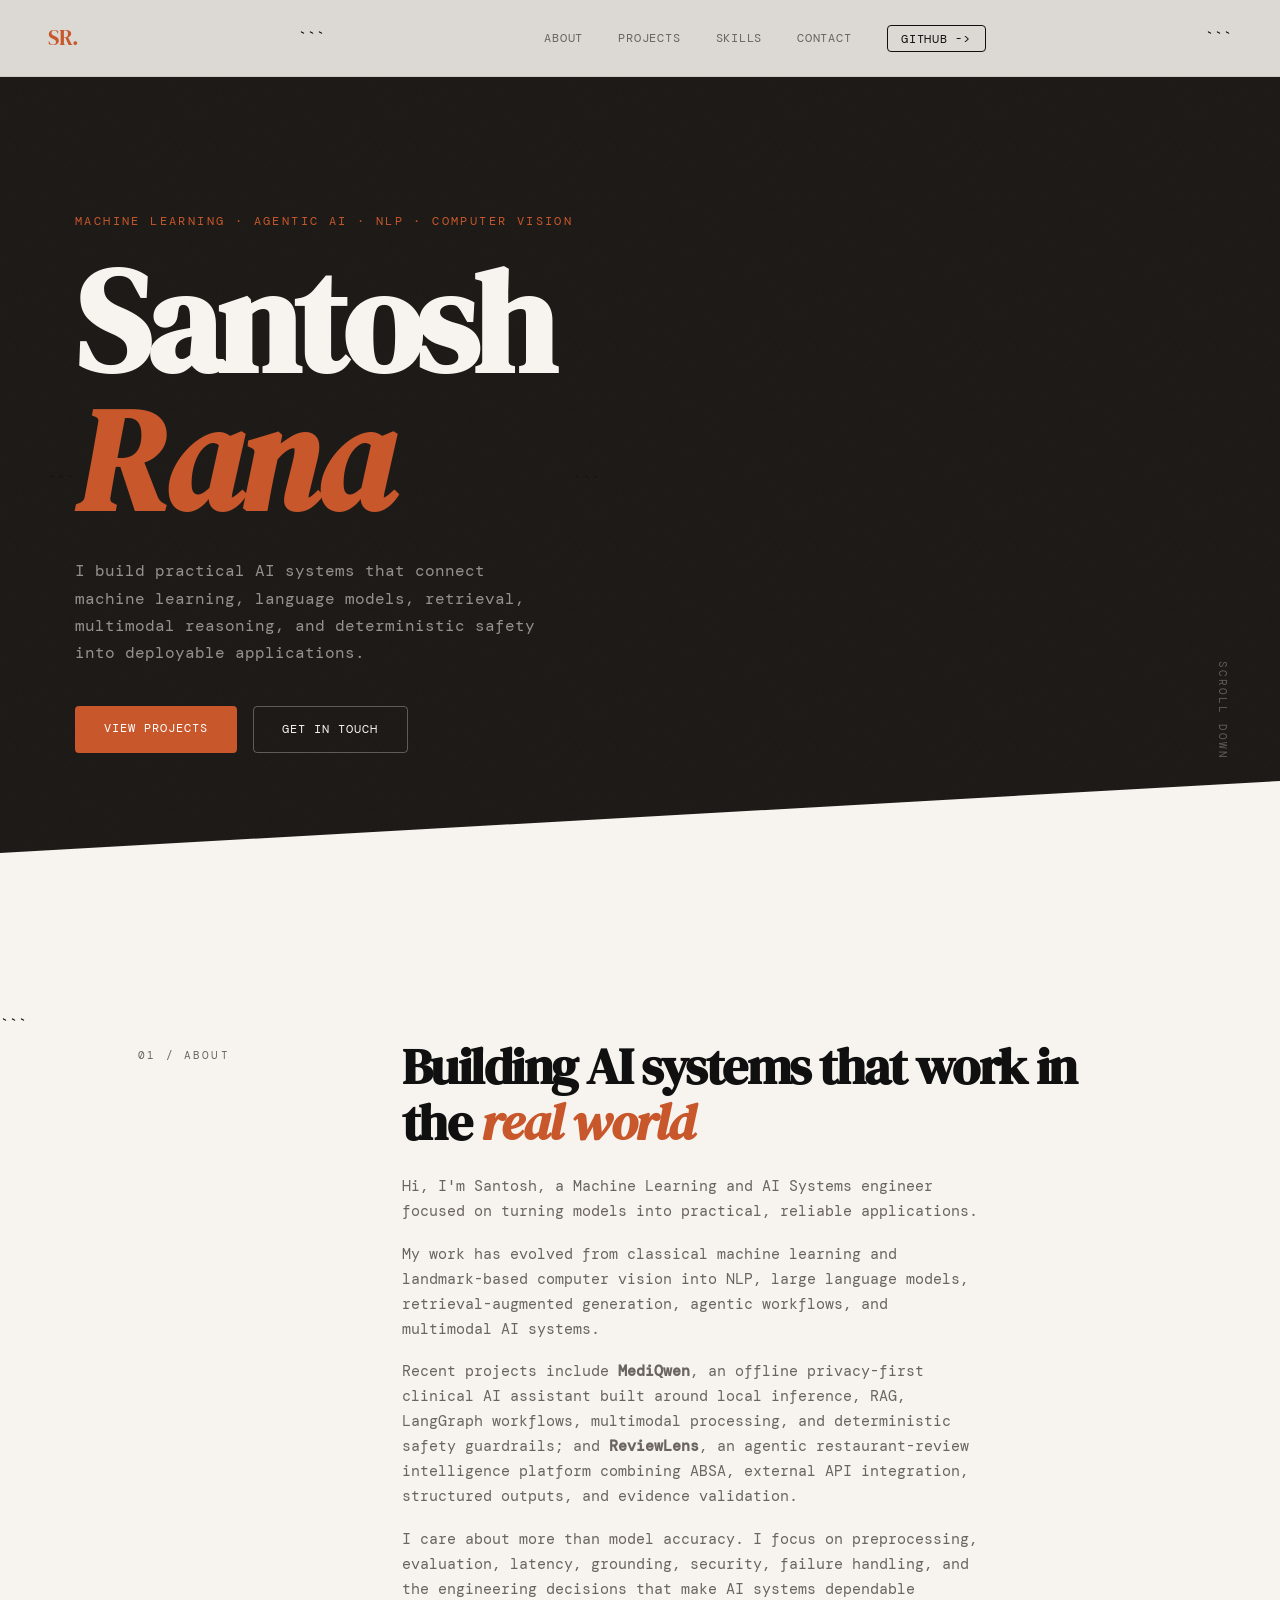
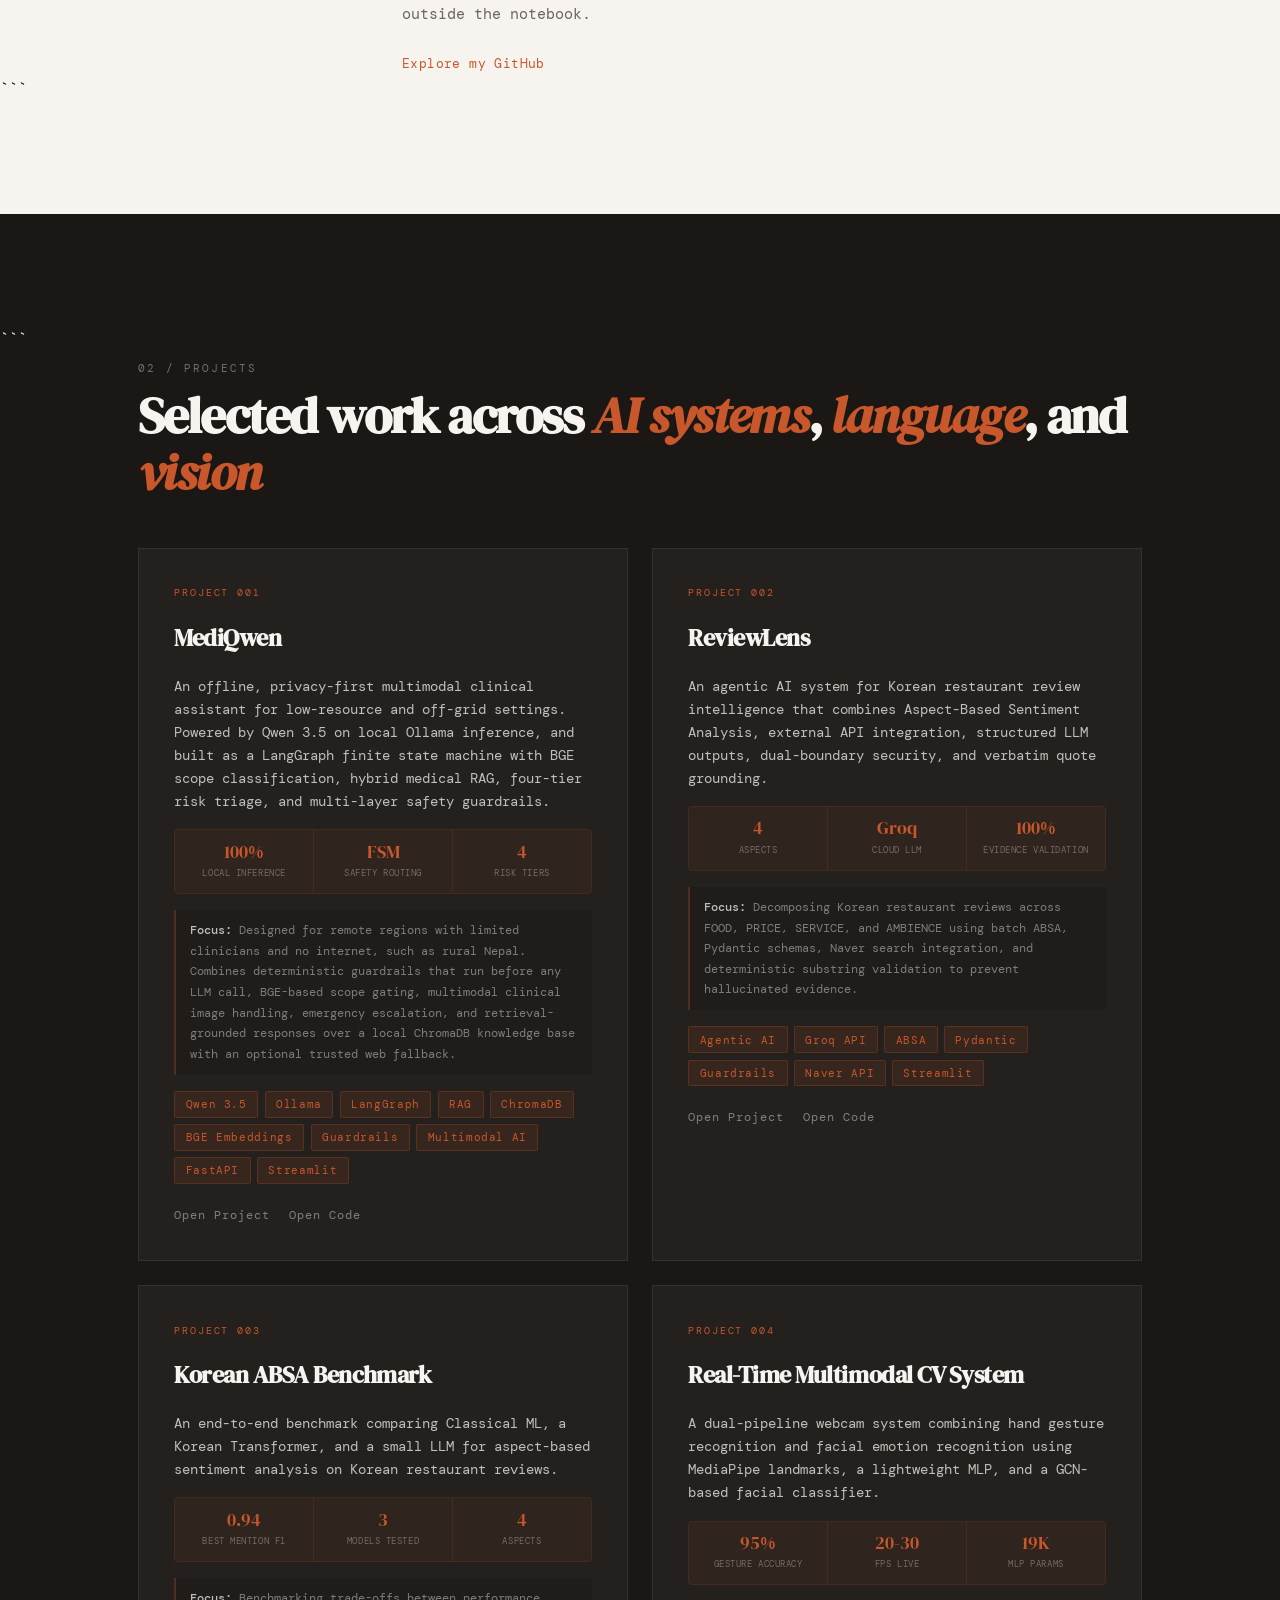
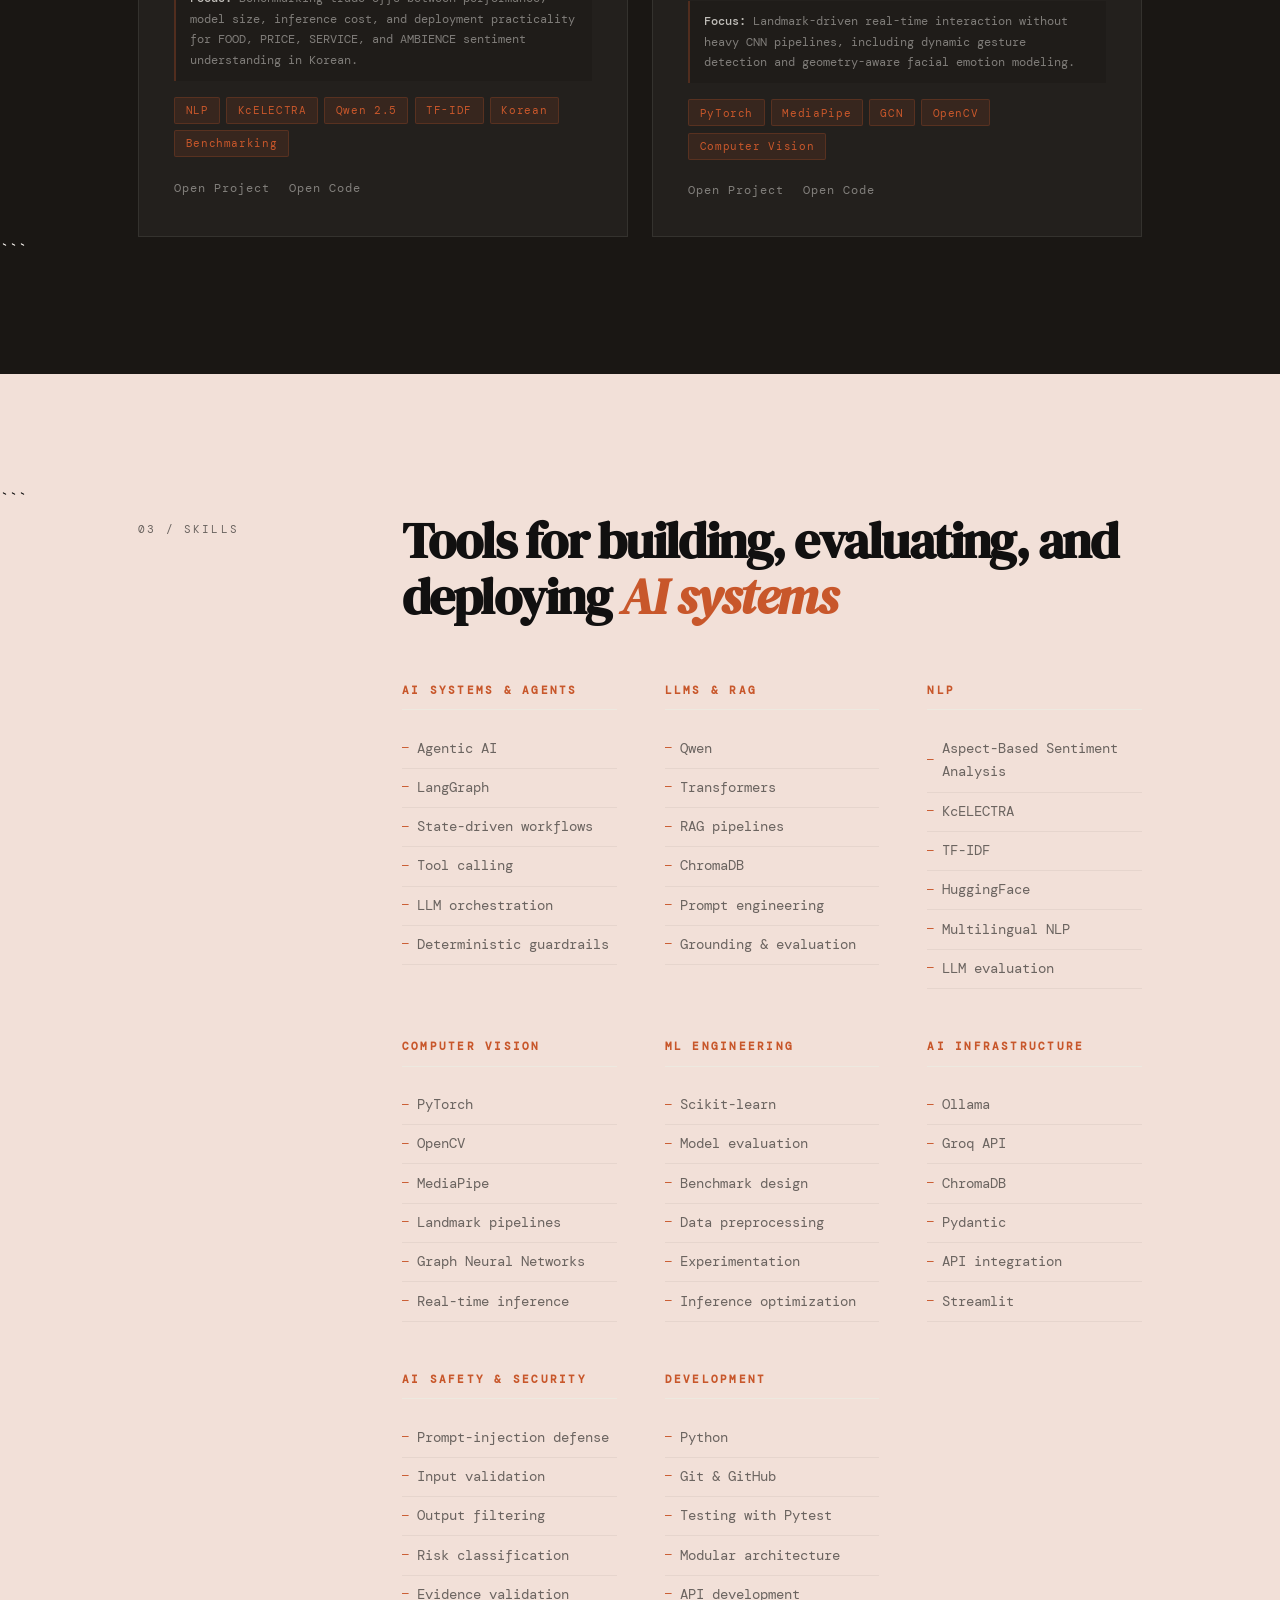
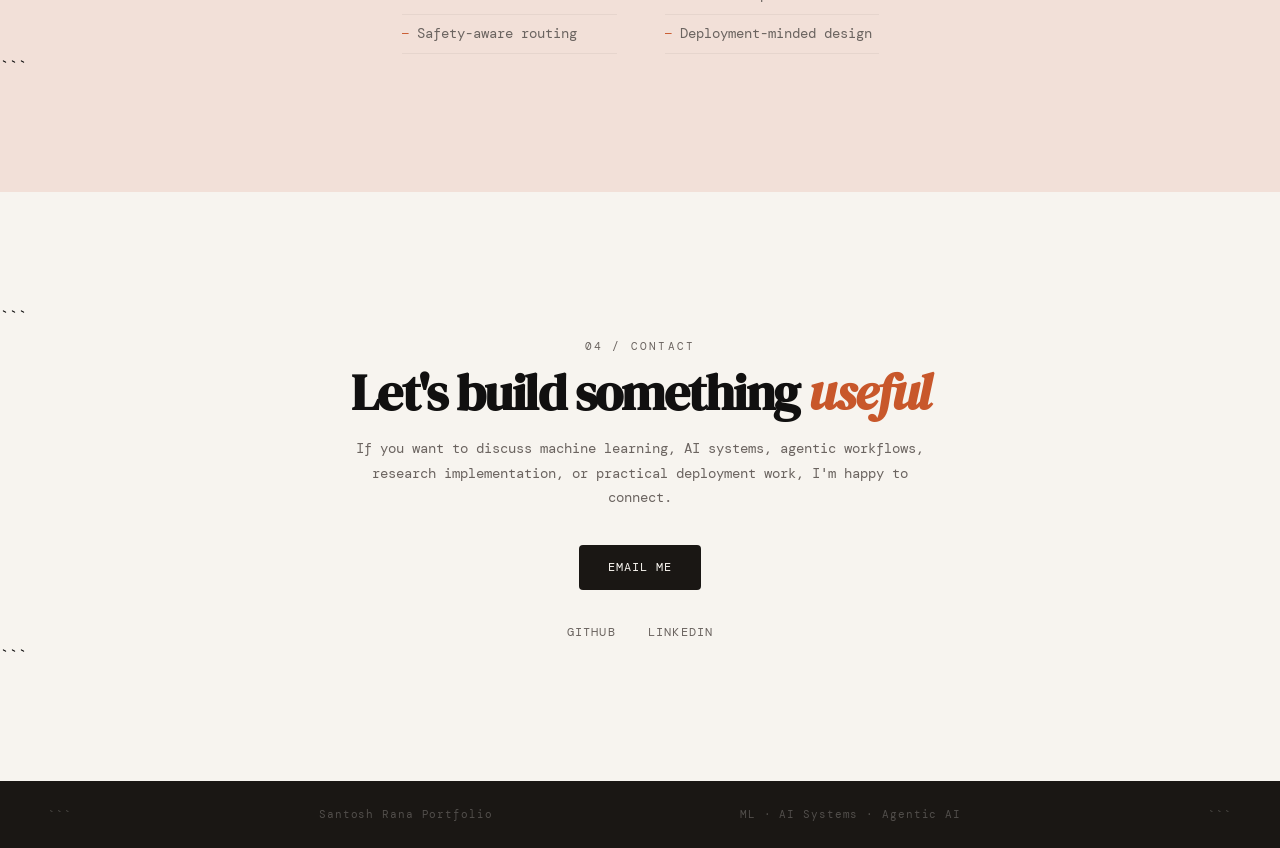
<file: index.html>
<!DOCTYPE html>

<html lang="en">
<head>
  <meta charset="UTF-8" />
  <meta name="viewport" content="width=device-width, initial-scale=1.0" />

  <title>Santosh Rana - ML & AI Systems Engineer</title>

  <link rel="stylesheet" href="style.css" />

  <link rel="preconnect" href="https://fonts.googleapis.com" />
  <link rel="preconnect" href="https://fonts.gstatic.com" crossorigin />
  <link
    href="https://fonts.googleapis.com/css2?family=DM+Serif+Display:ital@0;1&family=DM+Mono:wght@300;400;500&display=swap"
    rel="stylesheet"
  />
</head>

<body>

  <!-- ==================== NAVIGATION ==================== -->

  <nav class="nav">
    <span class="nav-logo">SR.</span>

```
<ul class="nav-links">
  <li><a href="#about">About</a></li>
  <li><a href="#projects">Projects</a></li>
  <li><a href="#skills">Skills</a></li>
  <li><a href="#contact">Contact</a></li>

  <li>
    <a
      class="nav-github"
      href="https://github.com/SantosRana"
      target="_blank"
      rel="noopener"
    >
      GitHub ->
    </a>
  </li>
</ul>
```

  </nav>

  <!-- ==================== HERO ==================== -->

  <section class="hero">
    <div class="hero-noise"></div>

```
<div class="hero-content">

  <p class="hero-eyebrow">
    Machine Learning · Agentic AI · NLP · Computer Vision
  </p>

  <h1 class="hero-name">
    Santosh<br />
    <em>Rana</em>
  </h1>

  <p class="hero-tagline">
    I build practical AI systems that connect machine learning,
    language models, retrieval, multimodal reasoning, and
    deterministic safety into deployable applications.
  </p>

  <div class="hero-cta">
    <a href="#projects" class="btn btn-primary">
      View Projects
    </a>

    <a href="#contact" class="btn btn-ghost">
      Get in Touch
    </a>
  </div>

</div>

<div class="hero-scroll-hint">
  scroll down
</div>
```

  </section>

  <!-- ==================== ABOUT ==================== -->

  <section class="section" id="about">

```
<div class="container two-col">

  <div class="section-label">
    01 / About
  </div>

  <div class="about-body">

    <h2 class="section-title">
      Building AI systems that work in the
      <em>real world</em>
    </h2>

    <p>
      Hi, I'm Santosh, a Machine Learning and AI Systems engineer
      focused on turning models into practical, reliable applications.
    </p>

    <p>
      My work has evolved from classical machine learning and
      landmark-based computer vision into NLP, large language models,
      retrieval-augmented generation, agentic workflows, and
      multimodal AI systems.
    </p>

    <p>
      Recent projects include <strong>MediQwen</strong>, an offline
      privacy-first clinical AI assistant built around local inference,
      RAG, LangGraph workflows, multimodal processing, and deterministic
      safety guardrails; and <strong>ReviewLens</strong>, an agentic
      restaurant-review intelligence platform combining ABSA,
      external API integration, structured outputs, and
      evidence validation.
    </p>

    <p>
      I care about more than model accuracy. I focus on preprocessing,
      evaluation, latency, grounding, security, failure handling,
      and the engineering decisions that make AI systems dependable
      outside the notebook.
    </p>

    <a
      href="https://github.com/SantosRana"
      class="inline-link"
      target="_blank"
      rel="noopener"
    >
      Explore my GitHub
    </a>

  </div>
</div>
```

  </section>

  <!-- ==================== PROJECTS ==================== -->

  <section class="section section-dark" id="projects">

```
<div class="container">

  <div class="section-label light">
    02 / Projects
  </div>

  <h2 class="section-title light">
    Selected work across
    <em>AI systems</em>,
    <em>language</em>,
    and <em>vision</em>
  </h2>


  <div class="projects-grid">


  <!-- ==================== PROJECT 001 ==================== -->

    <article class="project-card">

      <div class="project-num">
        PROJECT 001
      </div>

      <h3 class="project-title">
        MediQwen
      </h3>

      <p class="project-desc">
        An offline, privacy-first multimodal clinical assistant for
        low-resource and off-grid settings. Powered by Qwen 3.5 on
        local Ollama inference, and built as a LangGraph finite state
        machine with BGE scope classification, hybrid medical RAG,
        four-tier risk triage, and multi-layer safety guardrails.
      </p>

      <div class="project-highlights">

        <div class="highlight-item">
          <span class="highlight-val">
            100%
          </span>
          <span class="highlight-label">
            Local Inference
          </span>
        </div>

        <div class="highlight-item">
          <span class="highlight-val">
            FSM
          </span>
          <span class="highlight-label">
            Safety Routing
          </span>
        </div>

        <div class="highlight-item">
          <span class="highlight-val">
            4
          </span>
          <span class="highlight-label">
            Risk Tiers
          </span>
        </div>

      </div>

      <div class="project-detail">

        <strong>Focus:</strong>
        Designed for remote regions with limited clinicians and no
        internet, such as rural Nepal. Combines deterministic
        guardrails that run before any LLM call, BGE-based scope
        gating, multimodal clinical image handling, emergency
        escalation, and retrieval-grounded responses over a local
        ChromaDB knowledge base with an optional trusted web fallback.

      </div>

      <div class="project-tags">
        <span>Qwen 3.5</span>
        <span>Ollama</span>
        <span>LangGraph</span>
        <span>RAG</span>
        <span>ChromaDB</span>
        <span>BGE Embeddings</span>
        <span>Guardrails</span>
        <span>Multimodal AI</span>
        <span>FastAPI</span>
        <span>Streamlit</span>
      </div>

      <div class="project-links">

        <a href="project-mediqwen.html">
          Open Project
        </a>

        <a
          href="https://github.com/SantosRana/MediQwen"
          target="_blank"
          rel="noopener"
        >
          Open Code
        </a>

      </div>

    </article>


    <!-- ==================== PROJECT 002 ==================== -->

    <article class="project-card">

      <div class="project-num">
        PROJECT 002
      </div>

      <h3 class="project-title">
        ReviewLens
      </h3>

      <p class="project-desc">
        An agentic AI system for Korean restaurant review intelligence
        that combines Aspect-Based Sentiment Analysis, external API
        integration, structured LLM outputs, dual-boundary security,
        and verbatim quote grounding.
      </p>

      <div class="project-highlights">

        <div class="highlight-item">
          <span class="highlight-val">
            4
          </span>
          <span class="highlight-label">
            Aspects
          </span>
        </div>

        <div class="highlight-item">
          <span class="highlight-val">
            Groq
          </span>
          <span class="highlight-label">
            Cloud LLM
          </span>
        </div>

        <div class="highlight-item">
          <span class="highlight-val">
            100%
          </span>
          <span class="highlight-label">
            Evidence Validation
          </span>
        </div>

      </div>

      <div class="project-detail">

        <strong>Focus:</strong>
        Decomposing Korean restaurant reviews across FOOD, PRICE,
        SERVICE, and AMBIENCE using batch ABSA, Pydantic schemas,
        Naver search integration, and deterministic substring
        validation to prevent hallucinated evidence.

      </div>

      <div class="project-tags">
        <span>Agentic AI</span>
        <span>Groq API</span>
        <span>ABSA</span>
        <span>Pydantic</span>
        <span>Guardrails</span>
        <span>Naver API</span>
        <span>Streamlit</span>
      </div>

      <div class="project-links">

        <a href="project-reviewlens.html">
          Open Project
        </a>

        <a
          href="https://github.com/SantosRana/ReviewLens"
          target="_blank"
          rel="noopener"
        >
          Open Code
        </a>

      </div>

    </article>


    <!-- ==================== PROJECT 003 ==================== -->

    <article class="project-card">

      <div class="project-num">
        PROJECT 003
      </div>

      <h3 class="project-title">
        Korean ABSA Benchmark
      </h3>

      <p class="project-desc">
        An end-to-end benchmark comparing Classical ML,
        a Korean Transformer, and a small LLM for aspect-based
        sentiment analysis on Korean restaurant reviews.
      </p>

      <div class="project-highlights">

        <div class="highlight-item">
          <span class="highlight-val">
            0.94
          </span>
          <span class="highlight-label">
            Best Mention F1
          </span>
        </div>

        <div class="highlight-item">
          <span class="highlight-val">
            3
          </span>
          <span class="highlight-label">
            Models Tested
          </span>
        </div>

        <div class="highlight-item">
          <span class="highlight-val">
            4
          </span>
          <span class="highlight-label">
            Aspects
          </span>
        </div>

      </div>

      <div class="project-detail">

        <strong>Focus:</strong>
        Benchmarking trade-offs between performance, model size,
        inference cost, and deployment practicality for FOOD,
        PRICE, SERVICE, and AMBIENCE sentiment understanding
        in Korean.

      </div>

      <div class="project-tags">
        <span>NLP</span>
        <span>KcELECTRA</span>
        <span>Qwen 2.5</span>
        <span>TF-IDF</span>
        <span>Korean</span>
        <span>Benchmarking</span>
      </div>

      <div class="project-links">

        <a href="project-korean-absa.html">
          Open Project
        </a>

        <a
          href="https://github.com/SantosRana/ABSA"
          target="_blank"
          rel="noopener"
        >
          Open Code
        </a>

      </div>

    </article>


    <!-- ==================== PROJECT 004 ==================== -->

    <article class="project-card">

      <div class="project-num">
        PROJECT 004
      </div>

      <h3 class="project-title">
        Real-Time Multimodal CV System
      </h3>

      <p class="project-desc">
        A dual-pipeline webcam system combining hand gesture
        recognition and facial emotion recognition using
        MediaPipe landmarks, a lightweight MLP, and a
        GCN-based facial classifier.
      </p>

      <div class="project-highlights">

        <div class="highlight-item">
          <span class="highlight-val">
            95%
          </span>
          <span class="highlight-label">
            Gesture Accuracy
          </span>
        </div>

        <div class="highlight-item">
          <span class="highlight-val">
            20-30
          </span>
          <span class="highlight-label">
            FPS Live
          </span>
        </div>

        <div class="highlight-item">
          <span class="highlight-val">
            19K
          </span>
          <span class="highlight-label">
            MLP Params
          </span>
        </div>

      </div>

      <div class="project-detail">

        <strong>Focus:</strong>
        Landmark-driven real-time interaction without heavy CNN
        pipelines, including dynamic gesture detection and
        geometry-aware facial emotion modeling.

      </div>

      <div class="project-tags">
        <span>PyTorch</span>
        <span>MediaPipe</span>
        <span>GCN</span>
        <span>OpenCV</span>
        <span>Computer Vision</span>
      </div>

      <div class="project-links">

        <a href="project-multimodal-cv.html">
          Open Project
        </a>

        <a
          href="https://github.com/SantosRana/Computer_Vision"
          target="_blank"
          rel="noopener"
        >
          Open Code
        </a>

      </div>

    </article>

  </div>
</div>
```

  </section>

  <!-- ==================== SKILLS ==================== -->

  <section class="section section-accent" id="skills">

```
<div class="container two-col">

  <div class="section-label">
    03 / Skills
  </div>

  <div>

    <h2 class="section-title">
      Tools for building,
      evaluating, and deploying
      <em>AI systems</em>
    </h2>


    <div class="skills-grid">


      <!-- AI SYSTEMS -->

      <div class="skill-group">

        <h4>
          AI Systems & Agents
        </h4>

        <ul>
          <li>Agentic AI</li>
          <li>LangGraph</li>
          <li>State-driven workflows</li>
          <li>Tool calling</li>
          <li>LLM orchestration</li>
          <li>Deterministic guardrails</li>
        </ul>

      </div>


      <!-- LLM / RAG -->

      <div class="skill-group">

        <h4>
          LLMs & RAG
        </h4>

        <ul>
          <li>Qwen</li>
          <li>Transformers</li>
          <li>RAG pipelines</li>
          <li>ChromaDB</li>
          <li>Prompt engineering</li>
          <li>Grounding & evaluation</li>
        </ul>

      </div>


      <!-- NLP -->

      <div class="skill-group">

        <h4>
          NLP
        </h4>

        <ul>
          <li>Aspect-Based Sentiment Analysis</li>
          <li>KcELECTRA</li>
          <li>TF-IDF</li>
          <li>HuggingFace</li>
          <li>Multilingual NLP</li>
          <li>LLM evaluation</li>
        </ul>

      </div>


      <!-- COMPUTER VISION -->

      <div class="skill-group">

        <h4>
          Computer Vision
        </h4>

        <ul>
          <li>PyTorch</li>
          <li>OpenCV</li>
          <li>MediaPipe</li>
          <li>Landmark pipelines</li>
          <li>Graph Neural Networks</li>
          <li>Real-time inference</li>
        </ul>

      </div>


      <!-- ML ENGINEERING -->

      <div class="skill-group">

        <h4>
          ML Engineering
        </h4>

        <ul>
          <li>Scikit-learn</li>
          <li>Model evaluation</li>
          <li>Benchmark design</li>
          <li>Data preprocessing</li>
          <li>Experimentation</li>
          <li>Inference optimization</li>
        </ul>

      </div>


      <!-- AI INFRASTRUCTURE -->

      <div class="skill-group">

        <h4>
          AI Infrastructure
        </h4>

        <ul>
          <li>Ollama</li>
          <li>Groq API</li>
          <li>ChromaDB</li>
          <li>Pydantic</li>
          <li>API integration</li>
          <li>Streamlit</li>
        </ul>

      </div>


      <!-- SAFETY -->

      <div class="skill-group">

        <h4>
          AI Safety & Security
        </h4>

        <ul>
          <li>Prompt-injection defense</li>
          <li>Input validation</li>
          <li>Output filtering</li>
          <li>Risk classification</li>
          <li>Evidence validation</li>
          <li>Safety-aware routing</li>
        </ul>

      </div>


      <!-- DEVELOPMENT -->

      <div class="skill-group">

        <h4>
          Development
        </h4>

        <ul>
          <li>Python</li>
          <li>Git & GitHub</li>
          <li>Testing with Pytest</li>
          <li>Modular architecture</li>
          <li>API development</li>
          <li>Deployment-minded design</li>
        </ul>

      </div>

    </div>

  </div>

</div>
```

  </section>

  <!-- ==================== CONTACT ==================== -->

  <section class="section" id="contact">

```
<div class="container">

  <div class="contact-inner">

    <div class="section-label">
      04 / Contact
    </div>

    <h2 class="section-title">
      Let's build something
      <em>useful</em>
    </h2>

    <p class="contact-sub">
      If you want to discuss machine learning, AI systems,
      agentic workflows, research implementation, or practical
      deployment work, I'm happy to connect.
    </p>

    <a
      href="mailto:ranasantosh173@gmail.com"
      class="btn btn-dark"
    >
      Email Me
    </a>

    <div class="contact-links">

      <a
        href="https://github.com/SantosRana"
        target="_blank"
        rel="noopener"
      >
        GitHub
      </a>

      <a
        href="https://www.linkedin.com/in/santosh-rana-6968612ab"
        target="_blank"
        rel="noopener"
      >
        LinkedIn
      </a>

    </div>

  </div>

</div>
```

  </section>

  <!-- ==================== FOOTER ==================== -->

  <footer class="footer">

```
<span>
  Santosh Rana Portfolio
</span>

<span>
  ML · AI Systems · Agentic AI
</span>
```

  </footer>

</body>
</html>
</file>
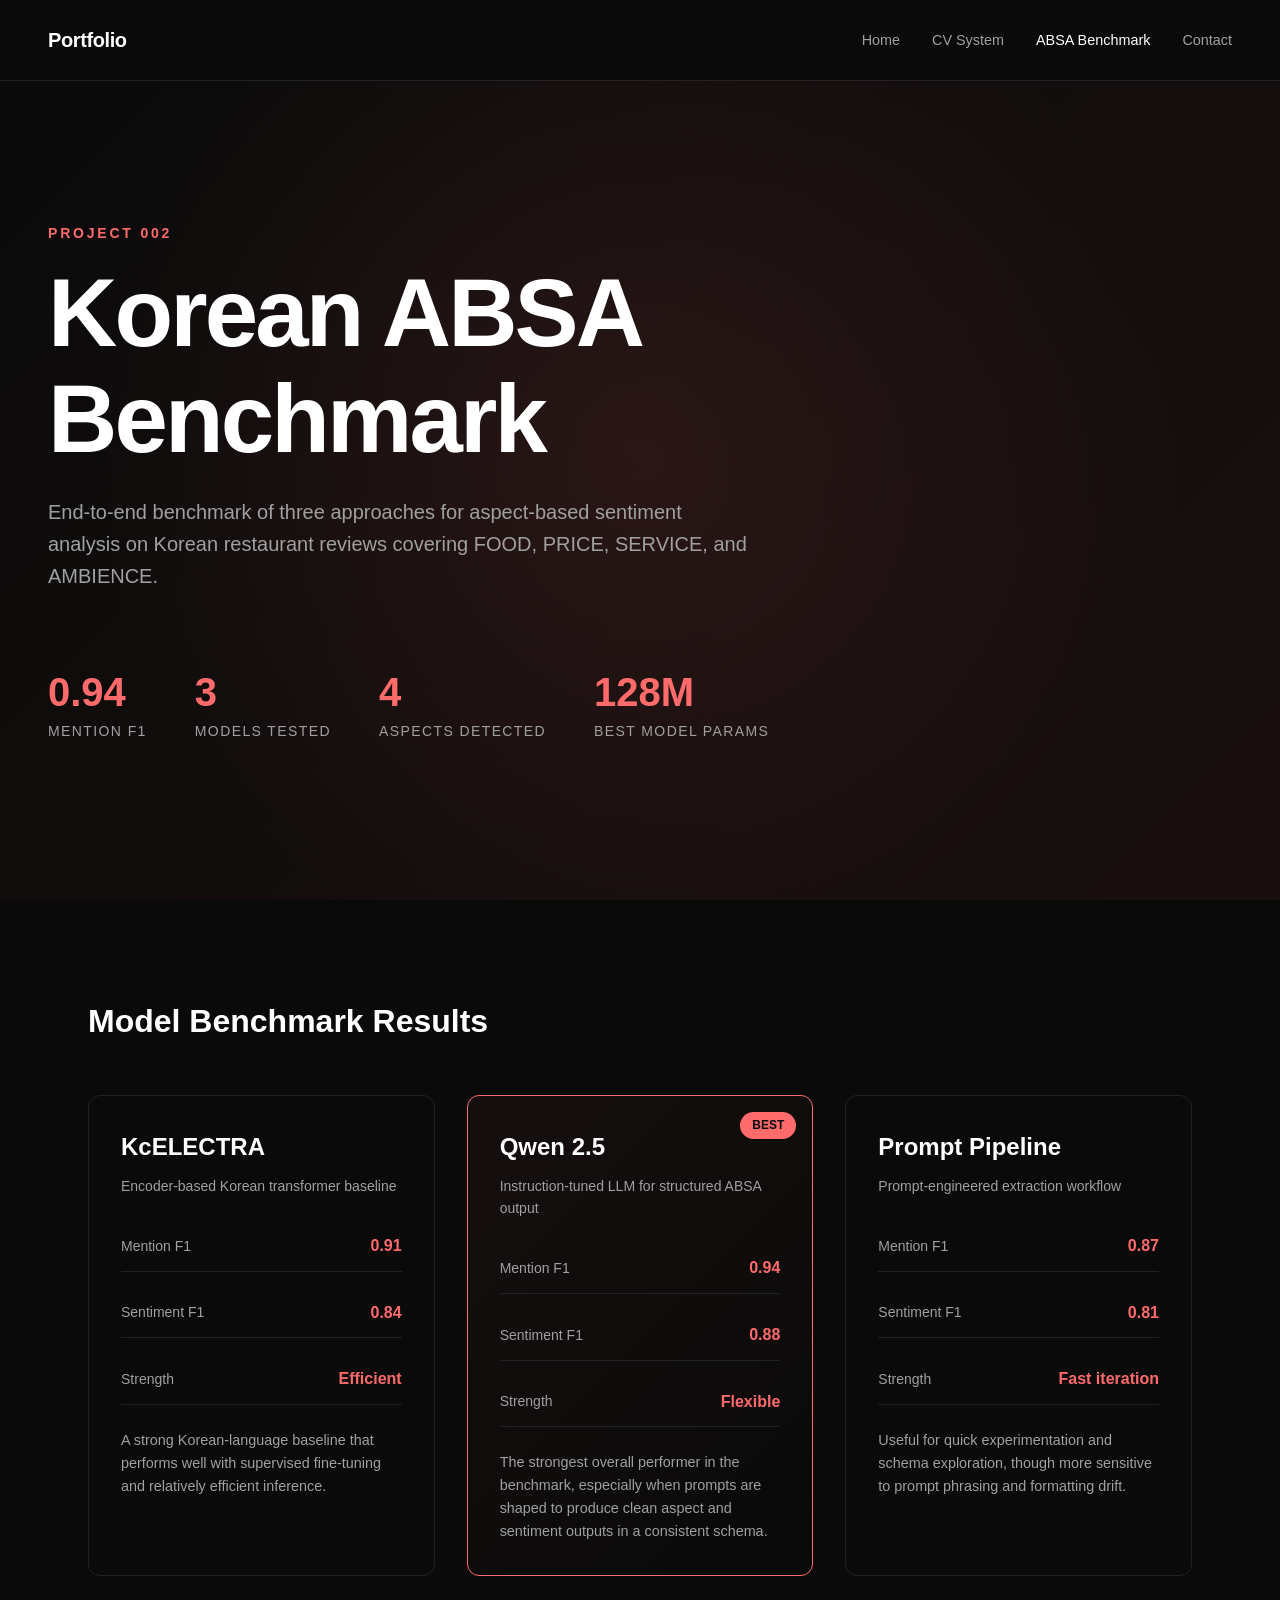
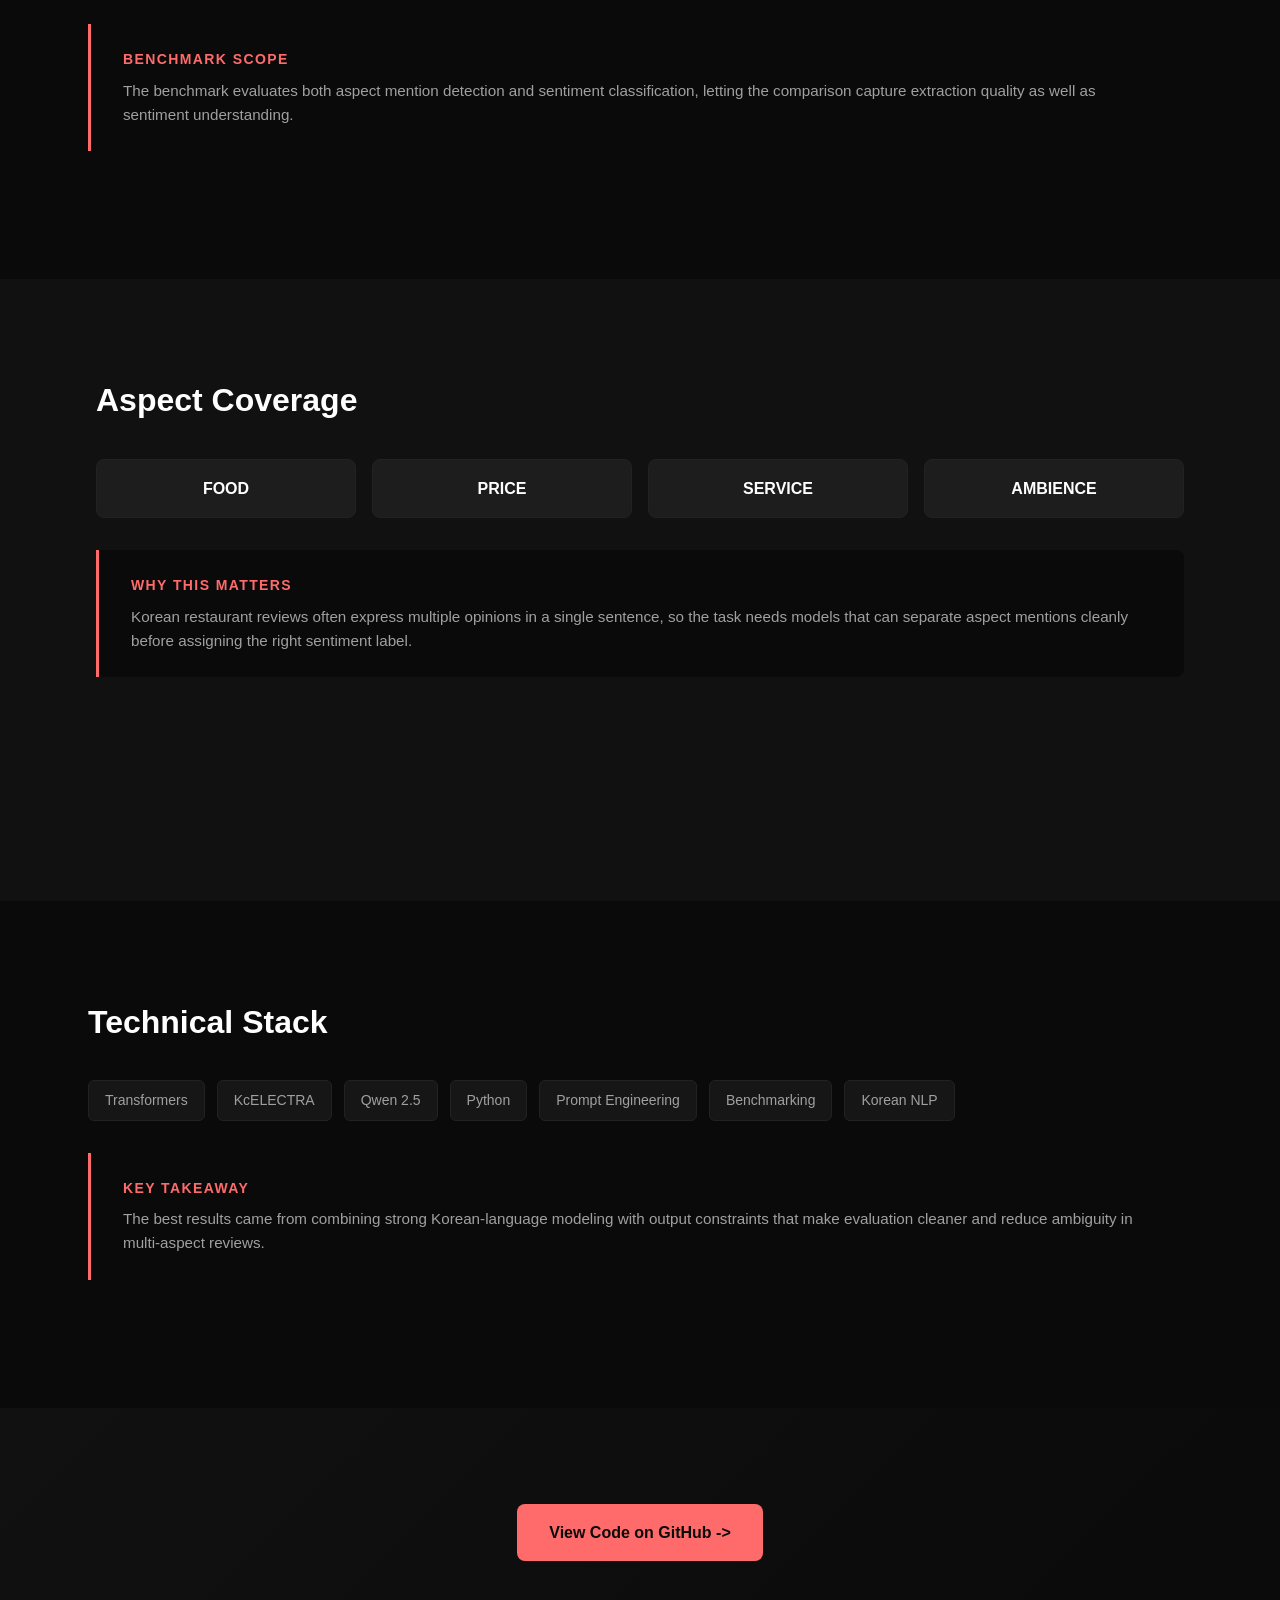
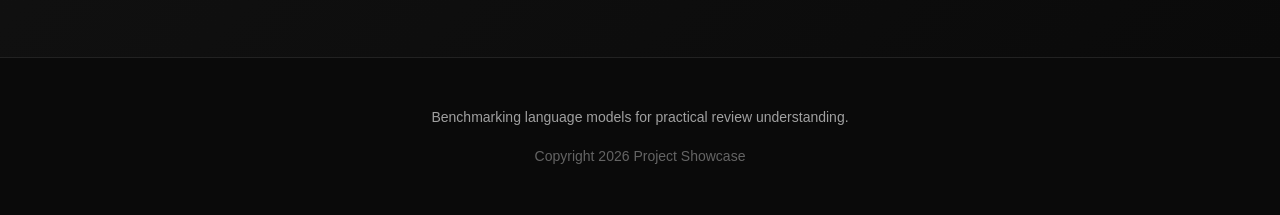
<file: project-korean-absa.html>
<!DOCTYPE html>
<html lang="en">
<head>
  <meta charset="UTF-8" />
  <meta name="viewport" content="width=device-width, initial-scale=1.0" />
  <title>Korean ABSA Benchmark | Project Showcase</title>
  <style>
    * { margin: 0; padding: 0; box-sizing: border-box; }
    :root {
      --bg-dark: #0a0a0a;
      --bg-card: #111111;
      --text-primary: #ffffff;
      --text-secondary: #a0a0a0;
      --accent: #ff6b6b;
      --accent-secondary: #4ecdc4;
      --border: #222222;
    }
    body {
      font-family: -apple-system, BlinkMacSystemFont, "Segoe UI", Roboto, "Helvetica Neue", Arial, sans-serif;
      background: var(--bg-dark);
      color: var(--text-primary);
      line-height: 1.6;
      overflow-x: hidden;
    }
    .nav {
      position: fixed;
      top: 0;
      left: 0;
      right: 0;
      padding: 1.5rem 3rem;
      display: flex;
      justify-content: space-between;
      align-items: center;
      background: rgba(10, 10, 10, 0.9);
      backdrop-filter: blur(10px);
      z-index: 100;
      border-bottom: 1px solid var(--border);
    }
    .nav-logo { font-size: 1.25rem; font-weight: 700; letter-spacing: -0.02em; }
    .nav-links { display: flex; gap: 2rem; list-style: none; }
    .nav-links a {
      color: var(--text-secondary);
      text-decoration: none;
      font-size: 0.9rem;
      transition: color 0.3s;
    }
    .nav-links a:hover, .nav-links a.active { color: var(--text-primary); }
    .hero {
      min-height: 100vh;
      display: flex;
      flex-direction: column;
      justify-content: center;
      padding: 8rem 3rem 4rem;
      position: relative;
      background: linear-gradient(135deg, var(--bg-dark) 0%, #1a0f0f 100%);
    }
    .hero::before {
      content: "";
      position: absolute;
      inset: 0;
      background: radial-gradient(circle at 50% 50%, rgba(255, 107, 107, 0.1) 0%, transparent 70%);
      pointer-events: none;
    }
    .project-label {
      font-size: 0.875rem;
      text-transform: uppercase;
      letter-spacing: 0.2em;
      color: var(--accent);
      margin-bottom: 1rem;
      font-weight: 600;
    }
    .hero h1 {
      font-size: clamp(3rem, 8vw, 6rem);
      font-weight: 800;
      line-height: 1.1;
      margin-bottom: 1.5rem;
      letter-spacing: -0.03em;
      max-width: 900px;
    }
    .hero-subtitle {
      font-size: 1.25rem;
      color: var(--text-secondary);
      max-width: 700px;
      margin-bottom: 3rem;
    }
    .hero-stats { display: flex; gap: 3rem; margin-top: 2rem; flex-wrap: wrap; }
    .stat { display: flex; flex-direction: column; }
    .stat-value { font-size: 2.5rem; font-weight: 800; color: var(--accent); line-height: 1; }
    .stat-label {
      font-size: 0.875rem;
      color: var(--text-secondary);
      margin-top: 0.5rem;
      text-transform: uppercase;
      letter-spacing: 0.1em;
    }
    .section { padding: 6rem 3rem; max-width: 1200px; margin: 0 auto; }
    .section-title { font-size: 2rem; font-weight: 700; margin-bottom: 2rem; color: var(--text-primary); }
    .section-dark { background: var(--bg-card); max-width: none; }
    .models-grid { display: grid; grid-template-columns: repeat(3, 1fr); gap: 2rem; margin: 3rem 0; }
    .model-card {
      background: var(--bg-dark);
      border: 1px solid var(--border);
      border-radius: 12px;
      padding: 2rem;
      position: relative;
      overflow: hidden;
      transition: transform 0.3s, border-color 0.3s;
    }
    .model-card:hover { transform: translateY(-5px); border-color: var(--accent); }
    .model-card.featured {
      border-color: var(--accent);
      background: linear-gradient(135deg, rgba(255, 107, 107, 0.05) 0%, transparent 100%);
    }
    .model-badge {
      position: absolute;
      top: 1rem;
      right: 1rem;
      background: var(--accent);
      color: var(--bg-dark);
      padding: 0.25rem 0.75rem;
      border-radius: 20px;
      font-size: 0.75rem;
      font-weight: 700;
      text-transform: uppercase;
    }
    .model-card h3 { font-size: 1.5rem; margin-bottom: 0.5rem; color: var(--text-primary); }
    .model-meta { font-size: 0.875rem; color: var(--text-secondary); margin-bottom: 1.5rem; }
    .model-metrics { display: flex; flex-direction: column; gap: 1rem; margin: 1.5rem 0; }
    .metric-row {
      display: flex;
      justify-content: space-between;
      align-items: center;
      padding: 0.75rem 0;
      border-bottom: 1px solid var(--border);
    }
    .metric-name { font-size: 0.875rem; color: var(--text-secondary); }
    .metric-value { font-weight: 700; color: var(--accent); }
    .model-desc { font-size: 0.9rem; color: var(--text-secondary); line-height: 1.6; margin-top: 1rem; }
    .aspects-grid { display: grid; grid-template-columns: repeat(4, 1fr); gap: 1rem; margin: 2rem 0; }
    .aspect-pill {
      background: rgba(255, 255, 255, 0.05);
      border: 1px solid var(--border);
      padding: 1rem;
      border-radius: 8px;
      text-align: center;
      font-weight: 600;
      transition: all 0.3s;
    }
    .aspect-pill:hover {
      background: rgba(255, 107, 107, 0.1);
      border-color: var(--accent);
      transform: scale(1.05);
    }
    .tech-stack { display: flex; flex-wrap: wrap; gap: 0.75rem; margin: 2rem 0; }
    .tech-tag {
      background: rgba(255, 255, 255, 0.05);
      border: 1px solid var(--border);
      padding: 0.5rem 1rem;
      border-radius: 6px;
      font-size: 0.875rem;
      color: var(--text-secondary);
      transition: all 0.3s;
    }
    .tech-tag:hover {
      background: rgba(255, 107, 107, 0.1);
      border-color: var(--accent);
      color: var(--text-primary);
    }
    .detail-block {
      background: var(--bg-dark);
      border-left: 3px solid var(--accent);
      padding: 1.5rem 2rem;
      margin: 2rem 0;
      border-radius: 0 8px 8px 0;
    }
    .detail-block h4 {
      color: var(--accent);
      margin-bottom: 0.5rem;
      font-size: 0.875rem;
      text-transform: uppercase;
      letter-spacing: 0.1em;
    }
    .detail-block p { color: var(--text-secondary); font-size: 0.95rem; }
    .cta-section {
      text-align: center;
      padding: 6rem 3rem;
      background: linear-gradient(135deg, var(--bg-card) 0%, var(--bg-dark) 100%);
    }
    .cta-button {
      display: inline-flex;
      align-items: center;
      gap: 0.5rem;
      background: var(--accent);
      color: var(--bg-dark);
      padding: 1rem 2rem;
      border-radius: 8px;
      text-decoration: none;
      font-weight: 600;
      transition: transform 0.3s, box-shadow 0.3s;
    }
    .cta-button:hover { transform: translateY(-2px); box-shadow: 0 10px 30px rgba(255, 107, 107, 0.3); }
    .footer {
      padding: 3rem;
      text-align: center;
      border-top: 1px solid var(--border);
      color: var(--text-secondary);
      font-size: 0.875rem;
    }
    @media (max-width: 968px) {
      .models-grid { grid-template-columns: 1fr; }
      .aspects-grid { grid-template-columns: repeat(2, 1fr); }
    }
    @media (max-width: 768px) {
      .nav { padding: 1rem 1.5rem; }
      .hero { padding: 6rem 1.5rem 3rem; }
      .hero-stats { flex-direction: column; gap: 1.5rem; }
      .section { padding: 4rem 1.5rem; }
      .aspects-grid { grid-template-columns: 1fr; }
    }
    @keyframes fadeInUp {
      from { opacity: 0; transform: translateY(30px); }
      to { opacity: 1; transform: translateY(0); }
    }
    .animate-in { animation: fadeInUp 0.8s ease-out forwards; }
  </style>
</head>
<body>
  <nav class="nav">
    <div class="nav-logo">Portfolio</div>
    <ul class="nav-links">
      <li><a href="index.html">Home</a></li>
      <li><a href="project-multimodal-cv.html">CV System</a></li>
      <li><a href="project-korean-absa.html" class="active">ABSA Benchmark</a></li>
      <li><a href="#contact">Contact</a></li>
    </ul>
  </nav>

  <header class="hero">
    <div class="project-label animate-in">Project 002</div>
    <h1 class="animate-in">Korean ABSA Benchmark</h1>
    <p class="hero-subtitle animate-in">
      End-to-end benchmark of three approaches for aspect-based sentiment analysis on Korean restaurant
      reviews covering FOOD, PRICE, SERVICE, and AMBIENCE.
    </p>
    <div class="hero-stats animate-in">
      <div class="stat">
        <span class="stat-value">0.94</span>
        <span class="stat-label">Mention F1</span>
      </div>
      <div class="stat">
        <span class="stat-value">3</span>
        <span class="stat-label">Models Tested</span>
      </div>
      <div class="stat">
        <span class="stat-value">4</span>
        <span class="stat-label">Aspects Detected</span>
      </div>
      <div class="stat">
        <span class="stat-value">128M</span>
        <span class="stat-label">Best Model Params</span>
      </div>
    </div>
  </header>

  <section class="section">
    <h2 class="section-title">Model Benchmark Results</h2>
    <div class="models-grid">
      <article class="model-card">
        <h3>KcELECTRA</h3>
        <p class="model-meta">Encoder-based Korean transformer baseline</p>
        <div class="model-metrics">
          <div class="metric-row"><span class="metric-name">Mention F1</span><span class="metric-value">0.91</span></div>
          <div class="metric-row"><span class="metric-name">Sentiment F1</span><span class="metric-value">0.84</span></div>
          <div class="metric-row"><span class="metric-name">Strength</span><span class="metric-value">Efficient</span></div>
        </div>
        <p class="model-desc">
          A strong Korean-language baseline that performs well with supervised fine-tuning and relatively
          efficient inference.
        </p>
      </article>
      <article class="model-card featured">
        <span class="model-badge">Best</span>
        <h3>Qwen 2.5</h3>
        <p class="model-meta">Instruction-tuned LLM for structured ABSA output</p>
        <div class="model-metrics">
          <div class="metric-row"><span class="metric-name">Mention F1</span><span class="metric-value">0.94</span></div>
          <div class="metric-row"><span class="metric-name">Sentiment F1</span><span class="metric-value">0.88</span></div>
          <div class="metric-row"><span class="metric-name">Strength</span><span class="metric-value">Flexible</span></div>
        </div>
        <p class="model-desc">
          The strongest overall performer in the benchmark, especially when prompts are shaped to produce
          clean aspect and sentiment outputs in a consistent schema.
        </p>
      </article>
      <article class="model-card">
        <h3>Prompt Pipeline</h3>
        <p class="model-meta">Prompt-engineered extraction workflow</p>
        <div class="model-metrics">
          <div class="metric-row"><span class="metric-name">Mention F1</span><span class="metric-value">0.87</span></div>
          <div class="metric-row"><span class="metric-name">Sentiment F1</span><span class="metric-value">0.81</span></div>
          <div class="metric-row"><span class="metric-name">Strength</span><span class="metric-value">Fast iteration</span></div>
        </div>
        <p class="model-desc">
          Useful for quick experimentation and schema exploration, though more sensitive to prompt phrasing
          and formatting drift.
        </p>
      </article>
    </div>
    <div class="detail-block">
      <h4>Benchmark Scope</h4>
      <p>
        The benchmark evaluates both aspect mention detection and sentiment classification, letting the
        comparison capture extraction quality as well as sentiment understanding.
      </p>
    </div>
  </section>

  <section class="section section-dark">
    <div style="max-width: 1200px; margin: 0 auto; padding: 0 3rem 6rem;">
      <h2 class="section-title">Aspect Coverage</h2>
      <div class="aspects-grid">
        <div class="aspect-pill">FOOD</div>
        <div class="aspect-pill">PRICE</div>
        <div class="aspect-pill">SERVICE</div>
        <div class="aspect-pill">AMBIENCE</div>
      </div>
      <div class="detail-block">
        <h4>Why This Matters</h4>
        <p>
          Korean restaurant reviews often express multiple opinions in a single sentence, so the task needs
          models that can separate aspect mentions cleanly before assigning the right sentiment label.
        </p>
      </div>
    </div>
  </section>

  <section class="section">
    <h2 class="section-title">Technical Stack</h2>
    <div class="tech-stack">
      <span class="tech-tag">Transformers</span>
      <span class="tech-tag">KcELECTRA</span>
      <span class="tech-tag">Qwen 2.5</span>
      <span class="tech-tag">Python</span>
      <span class="tech-tag">Prompt Engineering</span>
      <span class="tech-tag">Benchmarking</span>
      <span class="tech-tag">Korean NLP</span>
    </div>
    <div class="detail-block">
      <h4>Key Takeaway</h4>
      <p>
        The best results came from combining strong Korean-language modeling with output constraints that
        make evaluation cleaner and reduce ambiguity in multi-aspect reviews.
      </p>
    </div>
  </section>

  <section class="cta-section">
    <a href="https://github.com/ranasantosh" target="_blank" rel="noopener" class="cta-button">
      View Code on GitHub ->
    </a>
  </section>

  <footer class="footer" id="contact">
    <p>Benchmarking language models for practical review understanding.</p>
    <p style="margin-top: 1rem; opacity: 0.6;">Copyright 2026 Project Showcase</p>
  </footer>
</body>
</html>
</file>
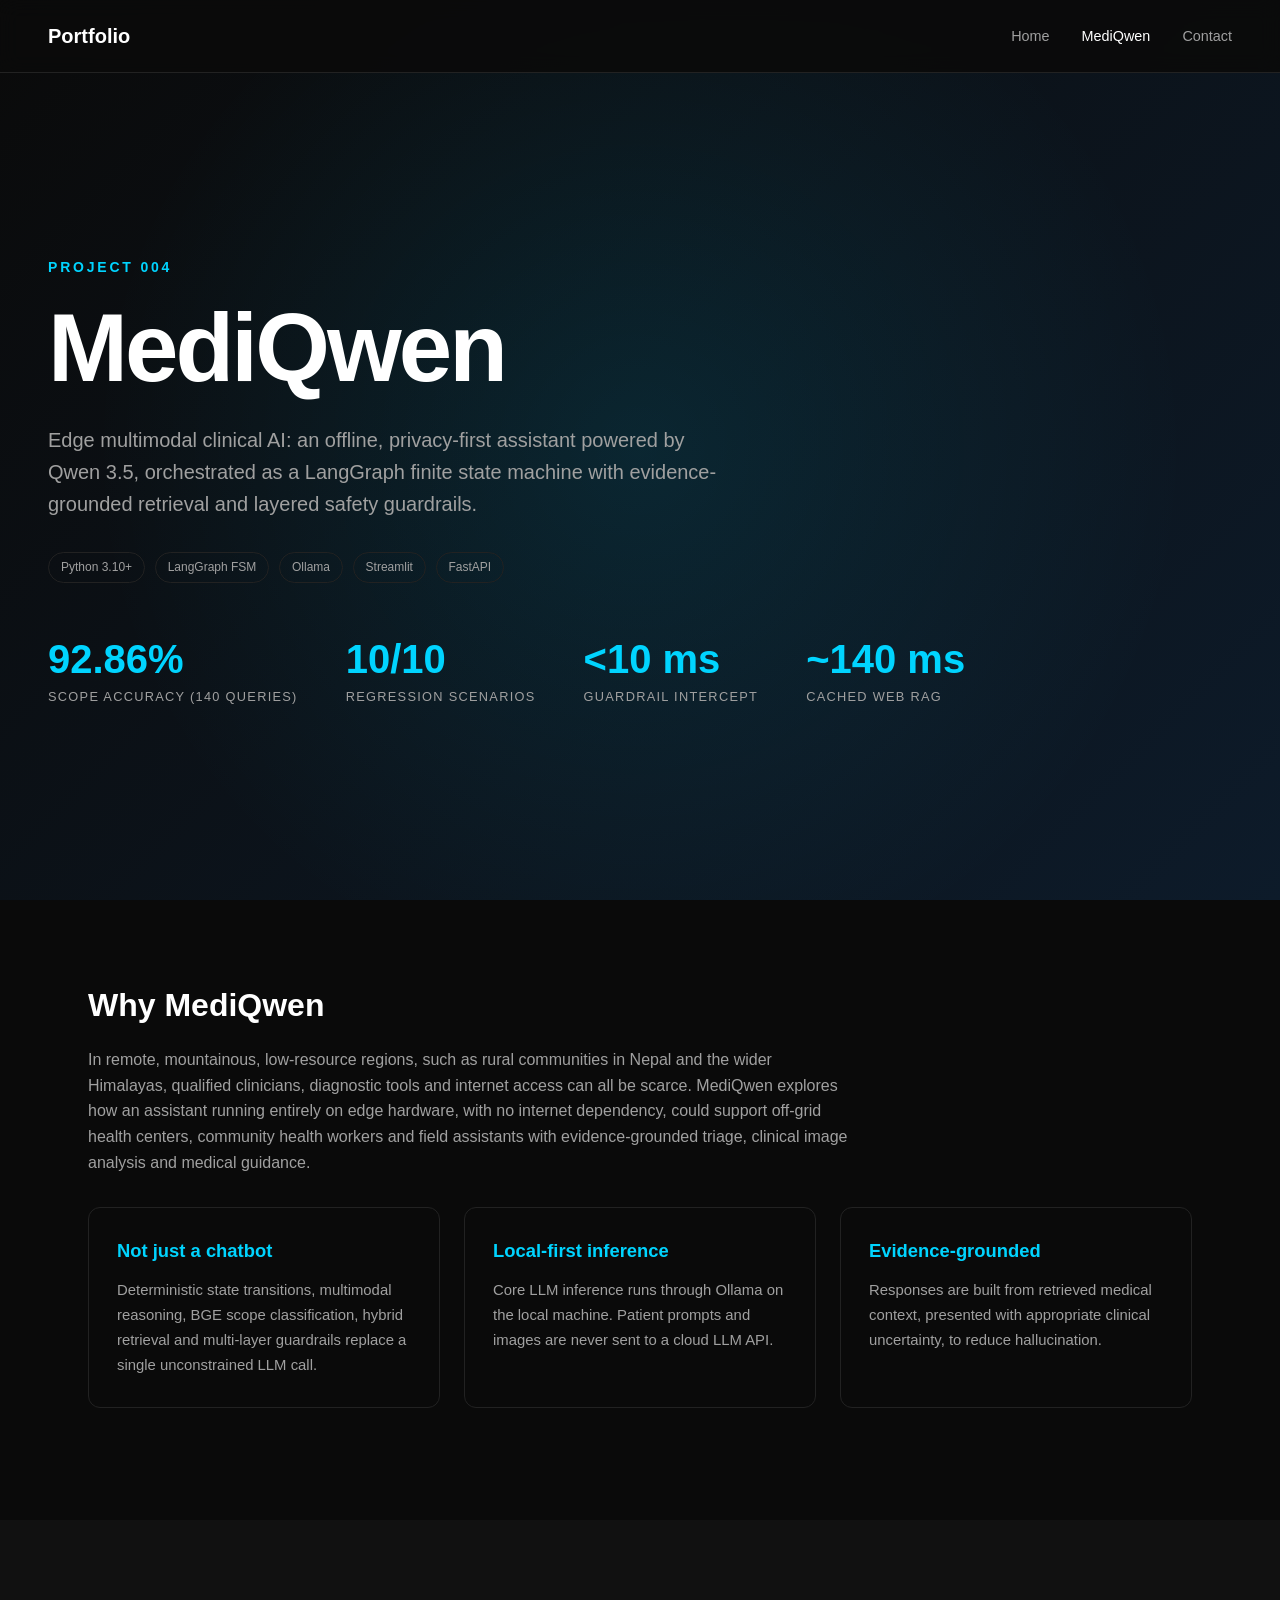
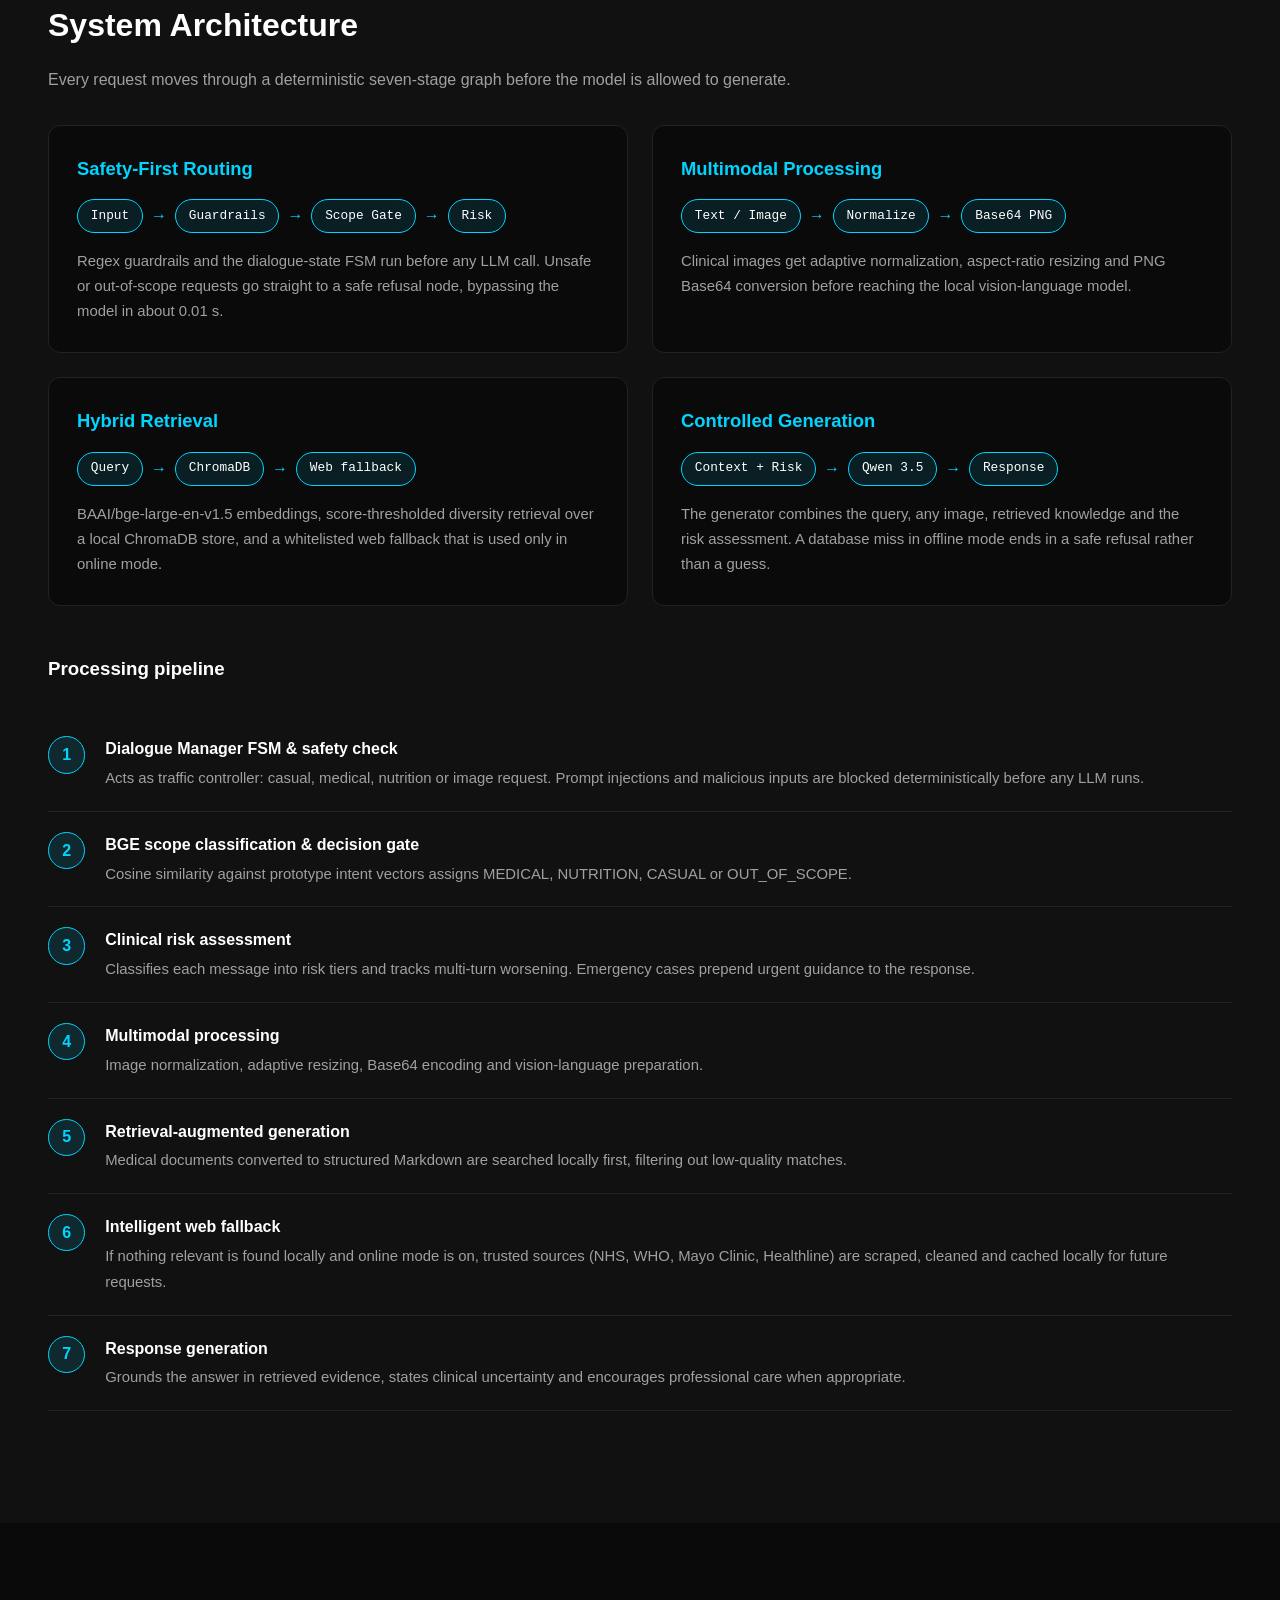
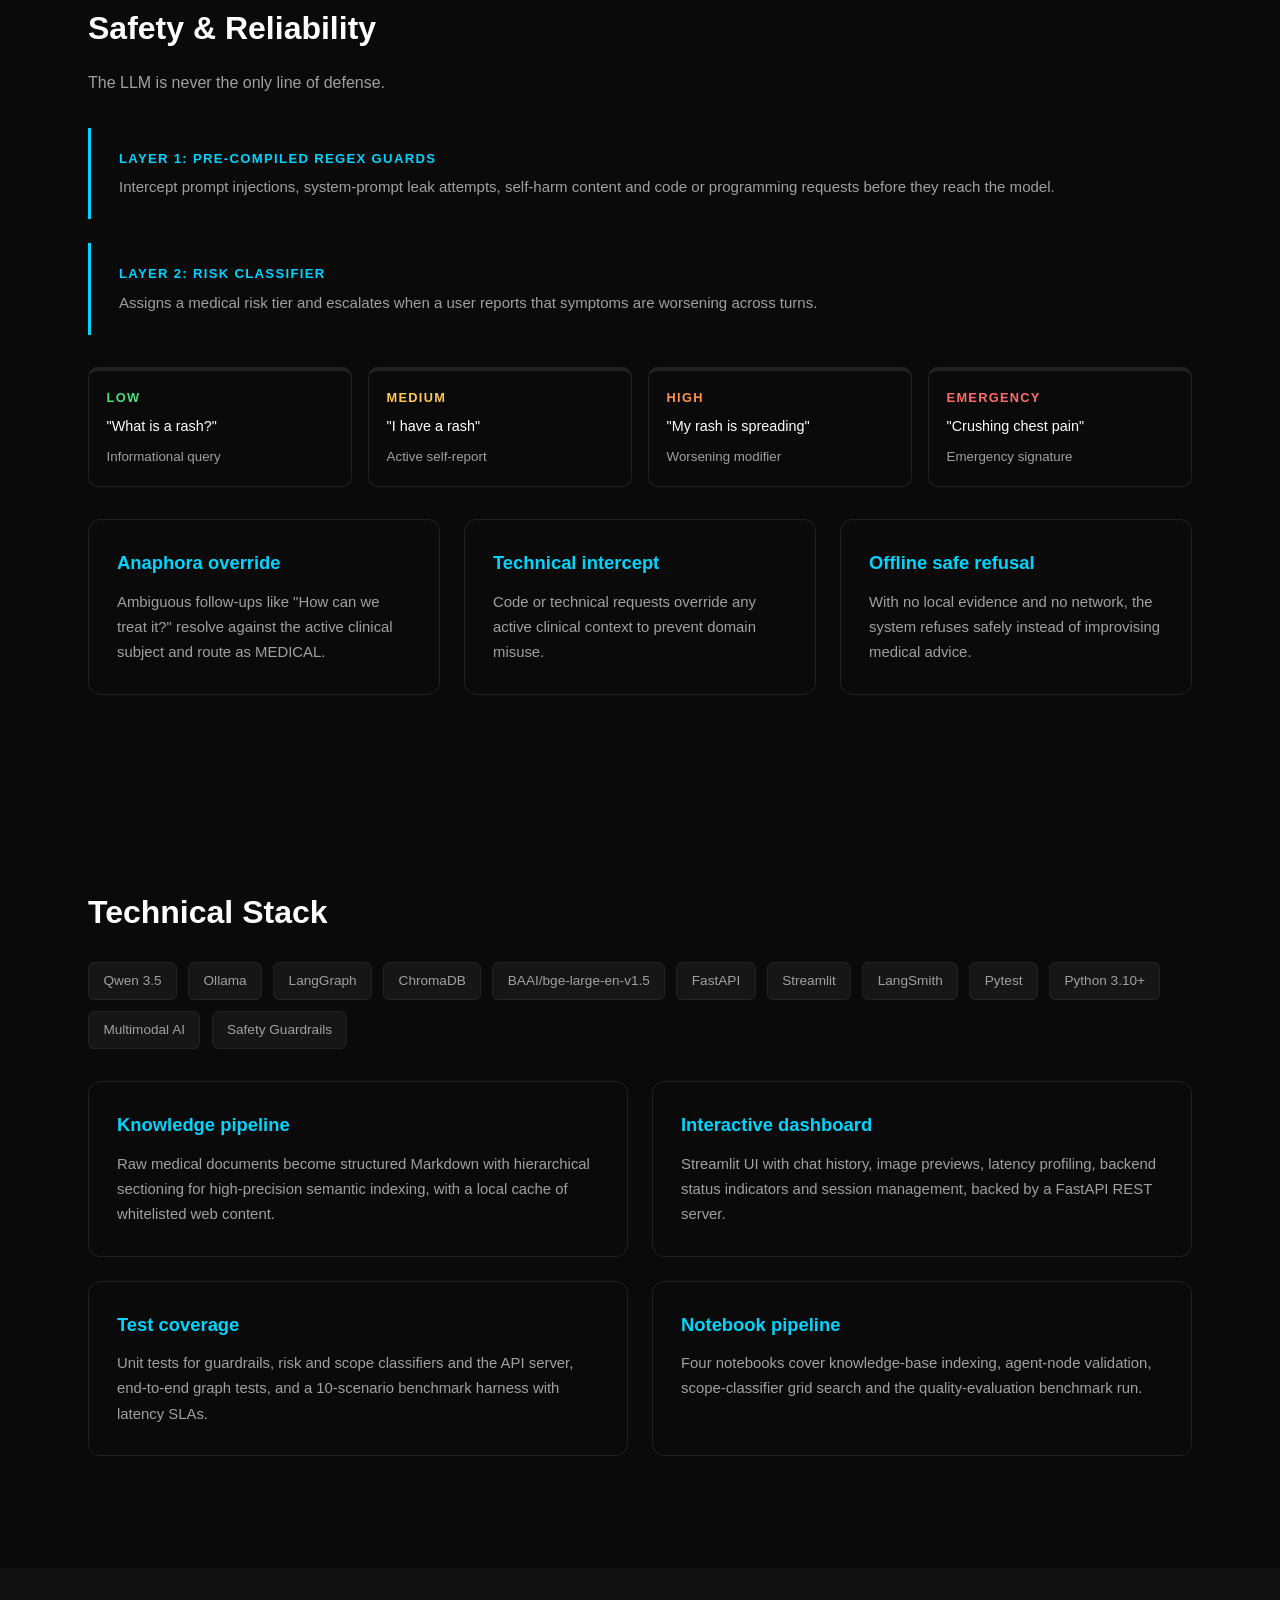
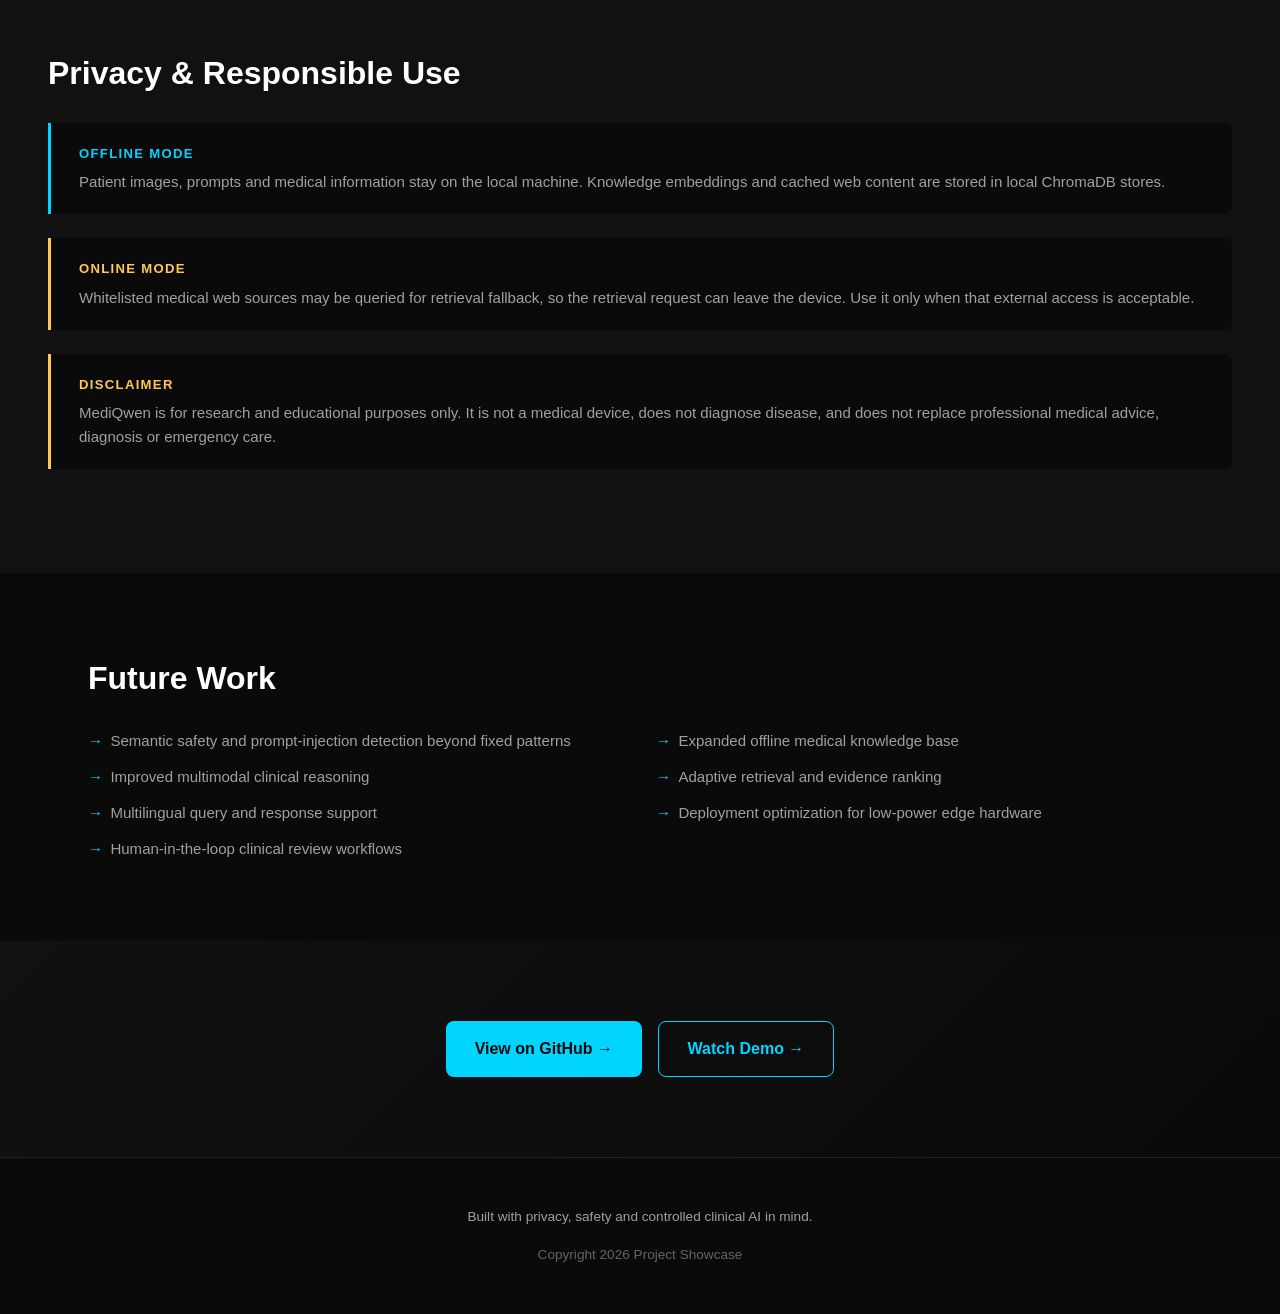
<file: project-mediqwen.html>
<!DOCTYPE html>
<html lang="en">
<head>
<meta charset="UTF-8" />
<meta name="viewport" content="width=device-width, initial-scale=1.0" />
<title>MediQwen | Project Showcase</title>
<style>
*{margin:0;padding:0;box-sizing:border-box}
:root{--bg:#0a0a0a;--card:#111;--text:#fff;--muted:#a0a0a0;--accent:#00d4ff;--accent2:#ff6b6b;--warn:#ffc857;--ok:#4ade80;--border:#222}
html{scroll-behavior:smooth}
body{font-family:-apple-system,BlinkMacSystemFont,"Segoe UI",Roboto,Arial,sans-serif;background:var(--bg);color:var(--text);line-height:1.6;overflow-x:hidden}
.nav{position:fixed;top:0;left:0;right:0;padding:1.25rem 3rem;display:flex;justify-content:space-between;align-items:center;background:rgba(10,10,10,.9);backdrop-filter:blur(10px);z-index:100;border-bottom:1px solid var(--border)}
.nav-logo{font-size:1.25rem;font-weight:700}
.nav-links{display:flex;gap:2rem;list-style:none;flex-wrap:wrap}
.nav-links a{color:var(--muted);text-decoration:none;font-size:.9rem;transition:color .3s}
.nav-links a:hover,.nav-links a.active{color:var(--text)}
.hero{min-height:100vh;display:flex;flex-direction:column;justify-content:center;padding:8rem 3rem 4rem;position:relative;background:linear-gradient(135deg,var(--bg),#0d1b2a)}
.hero::before{content:"";position:absolute;inset:0;background:radial-gradient(circle at 50% 50%,rgba(0,212,255,.1),transparent 70%);pointer-events:none}
.label{font-size:.875rem;text-transform:uppercase;letter-spacing:.2em;color:var(--accent);margin-bottom:1rem;font-weight:600}
.hero h1{font-size:clamp(3rem,8vw,6rem);font-weight:800;line-height:1.1;margin-bottom:1.5rem;letter-spacing:-.03em}
.hero-sub{font-size:1.25rem;color:var(--muted);max-width:680px;margin-bottom:1rem}
.badges{display:flex;gap:.6rem;flex-wrap:wrap;margin:1rem 0 2rem}
.badge{font-size:.75rem;padding:.3rem .75rem;border-radius:999px;border:1px solid var(--border);color:var(--muted)}
.hero-stats{display:flex;gap:3rem;margin-top:1.5rem;flex-wrap:wrap}
.stat{display:flex;flex-direction:column}
.stat-value{font-size:2.5rem;font-weight:800;color:var(--accent);line-height:1}
.stat-label{font-size:.8rem;color:var(--muted);margin-top:.5rem;text-transform:uppercase;letter-spacing:.1em}
.section{padding:5rem 3rem;max-width:1200px;margin:0 auto}
.section-dark{background:var(--card);max-width:none}
.inner{max-width:1200px;margin:0 auto}
.section-title{font-size:2rem;font-weight:700;margin-bottom:1rem}
.lead{color:var(--muted);max-width:760px;margin-bottom:2rem}
.grid2{display:grid;grid-template-columns:repeat(2,1fr);gap:1.5rem;margin:2rem 0}
.grid3{display:grid;grid-template-columns:repeat(3,1fr);gap:1.5rem;margin:2rem 0}
.card{background:var(--bg);border:1px solid var(--border);border-radius:12px;padding:1.75rem;transition:transform .3s,border-color .3s}
.card:hover{transform:translateY(-4px);border-color:var(--accent)}
.card h3{font-size:1.15rem;margin-bottom:.75rem;color:var(--accent)}
.card p{color:var(--muted);font-size:.93rem;line-height:1.7}
.flow{display:flex;align-items:center;gap:.5rem;margin:1rem 0;flex-wrap:wrap}
.node{background:rgba(0,212,255,.1);border:1px solid var(--accent);padding:.35rem .8rem;border-radius:20px;font-size:.8rem;font-family:"Courier New",monospace}
.arrow{color:var(--accent)}
.steps{counter-reset:s;list-style:none;margin:2rem 0}
.steps li{counter-increment:s;display:flex;gap:1.25rem;padding:1.25rem 0;border-bottom:1px solid var(--border)}
.steps li::before{content:counter(s);flex:0 0 2.2rem;height:2.2rem;border-radius:50%;background:rgba(0,212,255,.12);border:1px solid var(--accent);color:var(--accent);display:flex;align-items:center;justify-content:center;font-weight:700}
.steps strong{display:block;margin-bottom:.2rem}
.steps span{color:var(--muted);font-size:.93rem}
.risk{display:grid;grid-template-columns:repeat(4,1fr);gap:1rem;margin:2rem 0}
.risk div{border-radius:10px;padding:1.1rem;background:var(--bg);border:1px solid var(--border);border-top-width:4px}
.risk b{display:block;font-size:.8rem;letter-spacing:.1em;margin-bottom:.4rem}
.risk em{display:block;color:var(--text);font-style:normal;font-size:.9rem;margin-bottom:.3rem}
.risk small{color:var(--muted)}
.r-low{border-top-color:var(--ok)}.r-low b{color:var(--ok)}
.r-med{border-top-color:var(--warn)}.r-med b{color:var(--warn)}
.r-high{border-top-color:#ff9248}.r-high b{color:#ff9248}
.r-em{border-top-color:var(--accent2)}.r-em b{color:var(--accent2)}
.metric{text-align:center;padding:1.75rem;background:var(--bg);border-radius:12px;border:1px solid var(--border)}
.metric-n{font-size:2.6rem;font-weight:800;background:linear-gradient(135deg,var(--accent),var(--accent2));-webkit-background-clip:text;-webkit-text-fill-color:transparent;background-clip:text}
.metric-d{color:var(--muted);margin-top:.4rem;font-size:.88rem}
.table-wrap{overflow-x:auto;margin:2rem 0}
table{width:100%;border-collapse:collapse;font-size:.92rem}
th,td{padding:.8rem 1rem;text-align:left;border-bottom:1px solid var(--border)}
th{color:var(--accent);font-size:.78rem;text-transform:uppercase;letter-spacing:.1em}
td{color:var(--muted)}td:first-child{color:var(--text);font-family:"Courier New",monospace}
.detail{background:var(--bg);border-left:3px solid var(--accent);padding:1.25rem 1.75rem;margin:1.5rem 0;border-radius:0 8px 8px 0}
.detail.warn{border-left-color:var(--warn)}
.detail h4{color:var(--accent);margin-bottom:.4rem;font-size:.82rem;text-transform:uppercase;letter-spacing:.1em}
.detail.warn h4{color:var(--warn)}
.detail p{color:var(--muted);font-size:.94rem}
.tags{display:flex;flex-wrap:wrap;gap:.7rem;margin:1.5rem 0}
.tag{background:rgba(255,255,255,.05);border:1px solid var(--border);padding:.45rem .9rem;border-radius:6px;font-size:.85rem;color:var(--muted);transition:all .3s}
.tag:hover{background:rgba(0,212,255,.1);border-color:var(--accent);color:var(--text)}
.future{display:grid;grid-template-columns:repeat(2,1fr);gap:.75rem 2rem;list-style:none;margin-top:1.5rem}
.future li{color:var(--muted);padding-left:1.4rem;position:relative;font-size:.94rem}
.future li::before{content:"→";position:absolute;left:0;color:var(--accent)}
.cta{text-align:center;padding:5rem 3rem;background:linear-gradient(135deg,var(--card),var(--bg))}
.btns{display:flex;gap:1rem;justify-content:center;flex-wrap:wrap}
.btn{display:inline-flex;align-items:center;gap:.5rem;background:var(--accent);color:var(--bg);padding:.9rem 1.8rem;border-radius:8px;text-decoration:none;font-weight:600;transition:transform .3s,box-shadow .3s}
.btn.ghost{background:transparent;color:var(--accent);border:1px solid var(--accent)}
.btn:hover{transform:translateY(-2px);box-shadow:0 10px 30px rgba(0,212,255,.3)}
.footer{padding:3rem;text-align:center;border-top:1px solid var(--border);color:var(--muted);font-size:.85rem}
@keyframes up{from{opacity:0;transform:translateY(30px)}to{opacity:1;transform:none}}
.in{animation:up .8s ease-out forwards}
@media(max-width:900px){.risk{grid-template-columns:repeat(2,1fr)}}
@media(max-width:768px){
.nav{padding:1rem 1.25rem}.nav-links{gap:1rem}
.hero{padding:7rem 1.5rem 3rem}.hero-stats{gap:1.5rem}
.section{padding:3.5rem 1.5rem}.cta{padding:3.5rem 1.5rem}
.grid2,.grid3,.future{grid-template-columns:1fr}}
@media(prefers-reduced-motion:reduce){.in{animation:none}html{scroll-behavior:auto}}
</style>
</head>
<body>
<nav class="nav">
  <div class="nav-logo">Portfolio</div>
  <ul class="nav-links">
    <li><a href="index.html">Home</a></li>
    <li><a href="project-mediqwen.html" class="active">MediQwen</a></li>
    <li><a href="#contact">Contact</a></li>
  </ul>
</nav>

<header class="hero">
  <div class="label in">Project 004</div>
  <h1 class="in">MediQwen</h1>
  <p class="hero-sub in">Edge multimodal clinical AI: an offline, privacy-first assistant powered by Qwen 3.5, orchestrated as a LangGraph finite state machine with evidence-grounded retrieval and layered safety guardrails.</p>
  <div class="badges in">
    <span class="badge">Python 3.10+</span><span class="badge">LangGraph FSM</span><span class="badge">Ollama</span><span class="badge">Streamlit</span><span class="badge">FastAPI</span>
  </div>
  <div class="hero-stats in">
    <div class="stat"><span class="stat-value">92.86%</span><span class="stat-label">Scope Accuracy (140 queries)</span></div>
    <div class="stat"><span class="stat-value">10/10</span><span class="stat-label">Regression Scenarios</span></div>
    <div class="stat"><span class="stat-value">&lt;10 ms</span><span class="stat-label">Guardrail Intercept</span></div>
    <div class="stat"><span class="stat-value">~140 ms</span><span class="stat-label">Cached Web RAG</span></div>
  </div>
</header>

<section class="section">
  <h2 class="section-title">Why MediQwen</h2>
  <p class="lead">In remote, mountainous, low-resource regions, such as rural communities in Nepal and the wider Himalayas, qualified clinicians, diagnostic tools and internet access can all be scarce. MediQwen explores how an assistant running entirely on edge hardware, with no internet dependency, could support off-grid health centers, community health workers and field assistants with evidence-grounded triage, clinical image analysis and medical guidance.</p>
  <div class="grid3">
    <div class="card"><h3>Not just a chatbot</h3><p>Deterministic state transitions, multimodal reasoning, BGE scope classification, hybrid retrieval and multi-layer guardrails replace a single unconstrained LLM call.</p></div>
    <div class="card"><h3>Local-first inference</h3><p>Core LLM inference runs through Ollama on the local machine. Patient prompts and images are never sent to a cloud LLM API.</p></div>
    <div class="card"><h3>Evidence-grounded</h3><p>Responses are built from retrieved medical context, presented with appropriate clinical uncertainty, to reduce hallucination.</p></div>
  </div>
</section>

<section class="section section-dark">
  <div class="inner">
    <h2 class="section-title">System Architecture</h2>
    <p class="lead">Every request moves through a deterministic seven-stage graph before the model is allowed to generate.</p>
    <div class="grid2">
      <div class="card"><h3>Safety-First Routing</h3>
        <div class="flow"><span class="node">Input</span><span class="arrow">→</span><span class="node">Guardrails</span><span class="arrow">→</span><span class="node">Scope Gate</span><span class="arrow">→</span><span class="node">Risk</span></div>
        <p>Regex guardrails and the dialogue-state FSM run before any LLM call. Unsafe or out-of-scope requests go straight to a safe refusal node, bypassing the model in about 0.01 s.</p></div>
      <div class="card"><h3>Multimodal Processing</h3>
        <div class="flow"><span class="node">Text / Image</span><span class="arrow">→</span><span class="node">Normalize</span><span class="arrow">→</span><span class="node">Base64 PNG</span></div>
        <p>Clinical images get adaptive normalization, aspect-ratio resizing and PNG Base64 conversion before reaching the local vision-language model.</p></div>
      <div class="card"><h3>Hybrid Retrieval</h3>
        <div class="flow"><span class="node">Query</span><span class="arrow">→</span><span class="node">ChromaDB</span><span class="arrow">→</span><span class="node">Web fallback</span></div>
        <p>BAAI/bge-large-en-v1.5 embeddings, score-thresholded diversity retrieval over a local ChromaDB store, and a whitelisted web fallback that is used only in online mode.</p></div>
      <div class="card"><h3>Controlled Generation</h3>
        <div class="flow"><span class="node">Context + Risk</span><span class="arrow">→</span><span class="node">Qwen 3.5</span><span class="arrow">→</span><span class="node">Response</span></div>
        <p>The generator combines the query, any image, retrieved knowledge and the risk assessment. A database miss in offline mode ends in a safe refusal rather than a guess.</p></div>
    </div>

    <h3 style="margin-top:3rem">Processing pipeline</h3>
    <ol class="steps">
      <li><div><strong>Dialogue Manager FSM &amp; safety check</strong><span>Acts as traffic controller: casual, medical, nutrition or image request. Prompt injections and malicious inputs are blocked deterministically before any LLM runs.</span></div></li>
      <li><div><strong>BGE scope classification &amp; decision gate</strong><span>Cosine similarity against prototype intent vectors assigns MEDICAL, NUTRITION, CASUAL or OUT_OF_SCOPE.</span></div></li>
      <li><div><strong>Clinical risk assessment</strong><span>Classifies each message into risk tiers and tracks multi-turn worsening. Emergency cases prepend urgent guidance to the response.</span></div></li>
      <li><div><strong>Multimodal processing</strong><span>Image normalization, adaptive resizing, Base64 encoding and vision-language preparation.</span></div></li>
      <li><div><strong>Retrieval-augmented generation</strong><span>Medical documents converted to structured Markdown are searched locally first, filtering out low-quality matches.</span></div></li>
      <li><div><strong>Intelligent web fallback</strong><span>If nothing relevant is found locally and online mode is on, trusted sources (NHS, WHO, Mayo Clinic, Healthline) are scraped, cleaned and cached locally for future requests.</span></div></li>
      <li><div><strong>Response generation</strong><span>Grounds the answer in retrieved evidence, states clinical uncertainty and encourages professional care when appropriate.</span></div></li>
    </ol>
  </div>
</section>

<section class="section">
  <h2 class="section-title">Safety &amp; Reliability</h2>
  <p class="lead">The LLM is never the only line of defense.</p>
  <div class="detail"><h4>Layer 1: Pre-compiled regex guards</h4><p>Intercept prompt injections, system-prompt leak attempts, self-harm content and code or programming requests before they reach the model.</p></div>
  <div class="detail"><h4>Layer 2: Risk classifier</h4><p>Assigns a medical risk tier and escalates when a user reports that symptoms are worsening across turns.</p></div>

  <div class="risk">
    <div class="r-low"><b>LOW</b><em>"What is a rash?"</em><small>Informational query</small></div>
    <div class="r-med"><b>MEDIUM</b><em>"I have a rash"</em><small>Active self-report</small></div>
    <div class="r-high"><b>HIGH</b><em>"My rash is spreading"</em><small>Worsening modifier</small></div>
    <div class="r-em"><b>EMERGENCY</b><em>"Crushing chest pain"</em><small>Emergency signature</small></div>
  </div>

  <div class="grid3">
    <div class="card"><h3>Anaphora override</h3><p>Ambiguous follow-ups like "How can we treat it?" resolve against the active clinical subject and route as MEDICAL.</p></div>
    <div class="card"><h3>Technical intercept</h3><p>Code or technical requests override any active clinical context to prevent domain misuse.</p></div>
    <div class="card"><h3>Offline safe refusal</h3><p>With no local evidence and no network, the system refuses safely instead of improvising medical advice.</p></div>
  </div>
</section>

<section class="section">
  <h2 class="section-title">Technical Stack</h2>
  <div class="tags">
    <span class="tag">Qwen 3.5</span><span class="tag">Ollama</span><span class="tag">LangGraph</span><span class="tag">ChromaDB</span>
    <span class="tag">BAAI/bge-large-en-v1.5</span><span class="tag">FastAPI</span><span class="tag">Streamlit</span><span class="tag">LangSmith</span>
    <span class="tag">Pytest</span><span class="tag">Python 3.10+</span><span class="tag">Multimodal AI</span><span class="tag">Safety Guardrails</span>
  </div>
  <div class="grid2">
    <div class="card"><h3>Knowledge pipeline</h3><p>Raw medical documents become structured Markdown with hierarchical sectioning for high-precision semantic indexing, with a local cache of whitelisted web content.</p></div>
    <div class="card"><h3>Interactive dashboard</h3><p>Streamlit UI with chat history, image previews, latency profiling, backend status indicators and session management, backed by a FastAPI REST server.</p></div>
    <div class="card"><h3>Test coverage</h3><p>Unit tests for guardrails, risk and scope classifiers and the API server, end-to-end graph tests, and a 10-scenario benchmark harness with latency SLAs.</p></div>
    <div class="card"><h3>Notebook pipeline</h3><p>Four notebooks cover knowledge-base indexing, agent-node validation, scope-classifier grid search and the quality-evaluation benchmark run.</p></div>
  </div>
</section>

<section class="section section-dark">
  <div class="inner">
    <h2 class="section-title">Privacy &amp; Responsible Use</h2>
    <div class="detail"><h4>Offline mode</h4><p>Patient images, prompts and medical information stay on the local machine. Knowledge embeddings and cached web content are stored in local ChromaDB stores.</p></div>
    <div class="detail warn"><h4>Online mode</h4><p>Whitelisted medical web sources may be queried for retrieval fallback, so the retrieval request can leave the device. Use it only when that external access is acceptable.</p></div>
    <div class="detail warn"><h4>Disclaimer</h4><p>MediQwen is for research and educational purposes only. It is not a medical device, does not diagnose disease, and does not replace professional medical advice, diagnosis or emergency care.</p></div>
  </div>
</section>

<section class="section">
  <h2 class="section-title">Future Work</h2>
  <ul class="future">
    <li>Semantic safety and prompt-injection detection beyond fixed patterns</li>
    <li>Expanded offline medical knowledge base</li>
    <li>Improved multimodal clinical reasoning</li>
    <li>Adaptive retrieval and evidence ranking</li>
    <li>Multilingual query and response support</li>
    <li>Deployment optimization for low-power edge hardware</li>
    <li>Human-in-the-loop clinical review workflows</li>
  </ul>
</section>

<section class="cta">
  <div class="btns">
    <a href="https://github.com/SantosRana/MediQwen" target="_blank" rel="noopener" class="btn">View on GitHub →</a>
    <a href="https://drive.google.com/file/d/1NHUlvXD4VJuJJ6OCb0r3D5H5NbM7cRTB/preview" target="_blank" rel="noopener" class="btn ghost">Watch Demo →</a>
  </div>
</section>

<footer class="footer" id="contact">
  <p>Built with privacy, safety and controlled clinical AI in mind.</p>
  <p style="margin-top:1rem;opacity:.6">Copyright 2026 Project Showcase</p>
</footer>
</body>
</html>
</file>
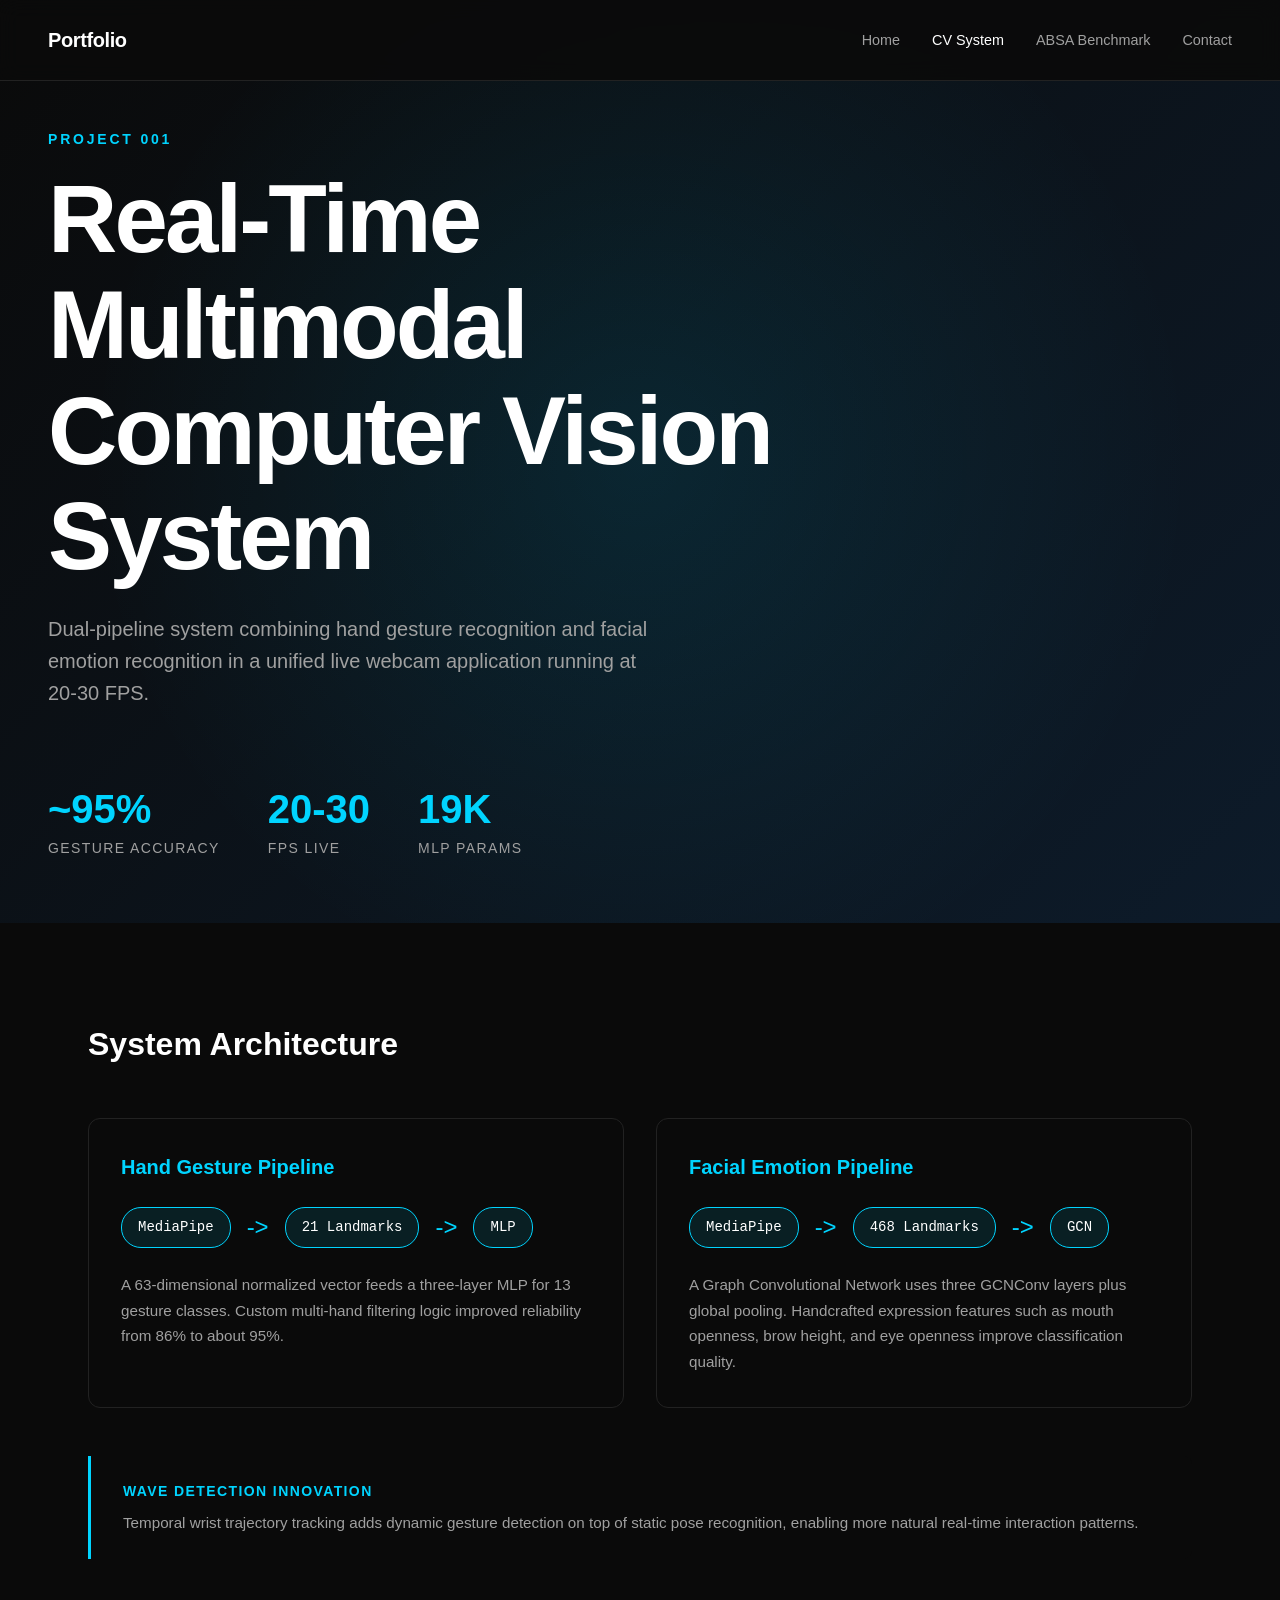
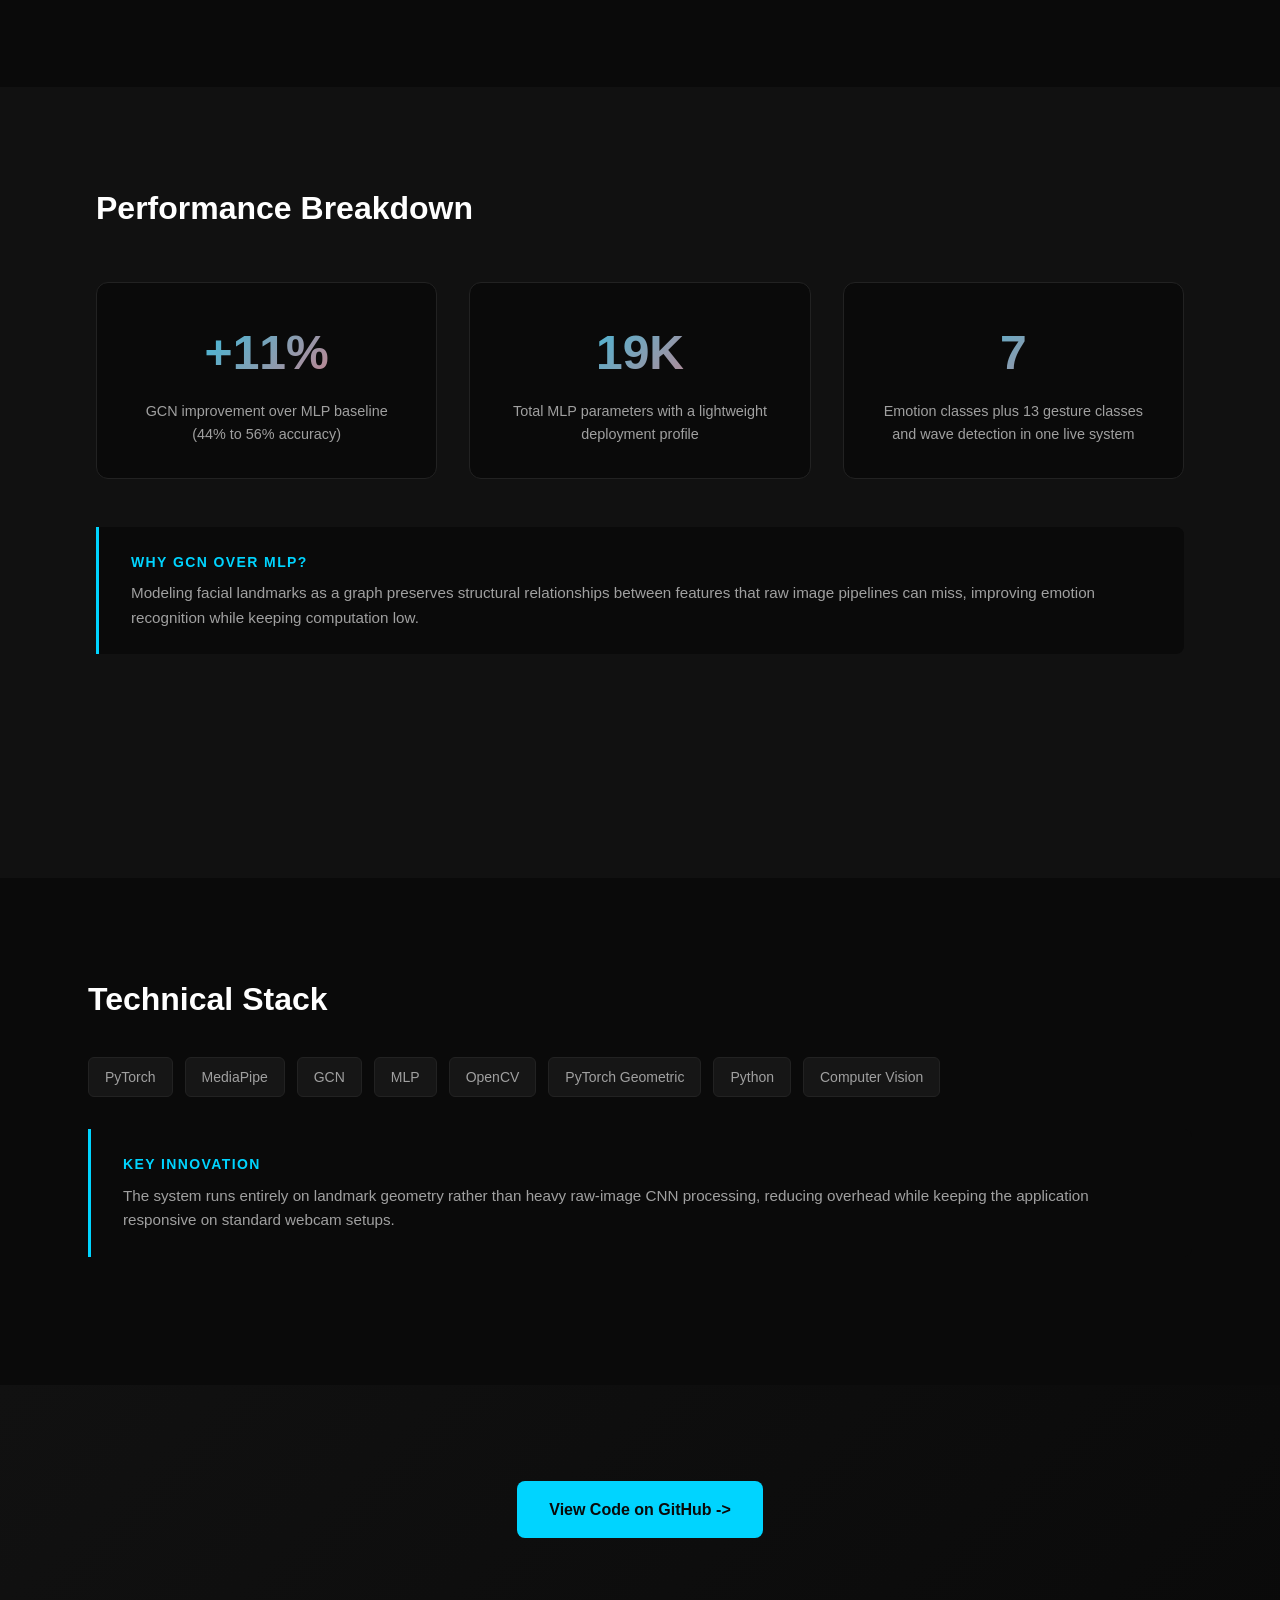
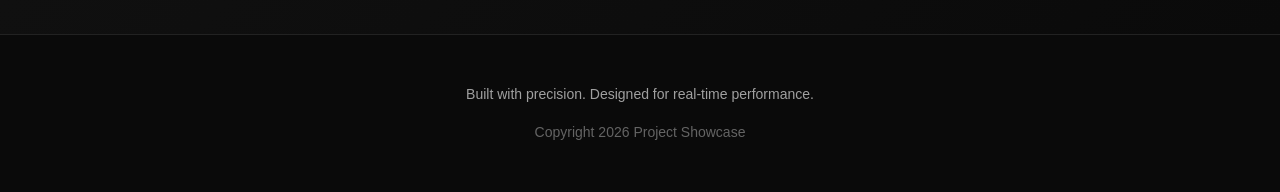
<file: project-multimodal-cv.html>
<!DOCTYPE html>
<html lang="en">
<head>
  <meta charset="UTF-8" />
  <meta name="viewport" content="width=device-width, initial-scale=1.0" />
  <title>Real-Time Multimodal Computer Vision System | Project Showcase</title>
  <style>
    * { margin: 0; padding: 0; box-sizing: border-box; }
    :root {
      --bg-dark: #0a0a0a;
      --bg-card: #111111;
      --text-primary: #ffffff;
      --text-secondary: #a0a0a0;
      --accent: #00d4ff;
      --accent-secondary: #ff6b6b;
      --border: #222222;
    }
    body {
      font-family: -apple-system, BlinkMacSystemFont, "Segoe UI", Roboto, "Helvetica Neue", Arial, sans-serif;
      background: var(--bg-dark);
      color: var(--text-primary);
      line-height: 1.6;
      overflow-x: hidden;
    }
    .nav {
      position: fixed;
      top: 0;
      left: 0;
      right: 0;
      padding: 1.5rem 3rem;
      display: flex;
      justify-content: space-between;
      align-items: center;
      background: rgba(10, 10, 10, 0.9);
      backdrop-filter: blur(10px);
      z-index: 100;
      border-bottom: 1px solid var(--border);
    }
    .nav-logo { font-size: 1.25rem; font-weight: 700; letter-spacing: -0.02em; }
    .nav-links { display: flex; gap: 2rem; list-style: none; }
    .nav-links a {
      color: var(--text-secondary);
      text-decoration: none;
      font-size: 0.9rem;
      transition: color 0.3s;
    }
    .nav-links a:hover, .nav-links a.active { color: var(--text-primary); }
    .hero {
      min-height: 100vh;
      display: flex;
      flex-direction: column;
      justify-content: center;
      padding: 8rem 3rem 4rem;
      position: relative;
      background: linear-gradient(135deg, var(--bg-dark) 0%, #0d1b2a 100%);
    }
    .hero::before {
      content: "";
      position: absolute;
      inset: 0;
      background: radial-gradient(circle at 50% 50%, rgba(0, 212, 255, 0.1) 0%, transparent 70%);
      pointer-events: none;
    }
    .project-label {
      font-size: 0.875rem;
      text-transform: uppercase;
      letter-spacing: 0.2em;
      color: var(--accent);
      margin-bottom: 1rem;
      font-weight: 600;
    }
    .hero h1 {
      font-size: clamp(3rem, 8vw, 6rem);
      font-weight: 800;
      line-height: 1.1;
      margin-bottom: 1.5rem;
      letter-spacing: -0.03em;
      max-width: 900px;
    }
    .hero-subtitle {
      font-size: 1.25rem;
      color: var(--text-secondary);
      max-width: 600px;
      margin-bottom: 3rem;
    }
    .hero-stats { display: flex; gap: 3rem; margin-top: 2rem; flex-wrap: wrap; }
    .stat { display: flex; flex-direction: column; }
    .stat-value { font-size: 2.5rem; font-weight: 800; color: var(--accent); line-height: 1; }
    .stat-label {
      font-size: 0.875rem;
      color: var(--text-secondary);
      margin-top: 0.5rem;
      text-transform: uppercase;
      letter-spacing: 0.1em;
    }
    .section { padding: 6rem 3rem; max-width: 1200px; margin: 0 auto; }
    .section-title { font-size: 2rem; font-weight: 700; margin-bottom: 2rem; color: var(--text-primary); }
    .section-dark { background: var(--bg-card); max-width: none; }
    .architecture-grid { display: grid; grid-template-columns: repeat(2, 1fr); gap: 2rem; margin: 3rem 0; }
    .arch-card {
      background: var(--bg-dark);
      border: 1px solid var(--border);
      border-radius: 12px;
      padding: 2rem;
      transition: transform 0.3s, border-color 0.3s;
    }
    .arch-card:hover { transform: translateY(-5px); border-color: var(--accent); }
    .arch-card h3 { font-size: 1.25rem; margin-bottom: 1rem; color: var(--accent); }
    .arch-card p { color: var(--text-secondary); font-size: 0.95rem; line-height: 1.7; }
    .tech-flow { display: flex; align-items: center; gap: 1rem; margin: 1.5rem 0; flex-wrap: wrap; }
    .tech-node {
      background: rgba(0, 212, 255, 0.1);
      border: 1px solid var(--accent);
      padding: 0.5rem 1rem;
      border-radius: 20px;
      font-size: 0.875rem;
      font-family: "Courier New", monospace;
    }
    .tech-arrow { color: var(--accent); font-size: 1.5rem; }
    .metrics-grid {
      display: grid;
      grid-template-columns: repeat(3, 1fr);
      gap: 2rem;
      margin: 3rem auto;
      max-width: 1200px;
      padding: 0 3rem;
    }
    .metric-card {
      text-align: center;
      padding: 2rem;
      background: var(--bg-dark);
      border-radius: 12px;
      border: 1px solid var(--border);
    }
    .metric-number {
      font-size: 3rem;
      font-weight: 800;
      background: linear-gradient(135deg, var(--accent), var(--accent-secondary));
      -webkit-background-clip: text;
      -webkit-text-fill-color: transparent;
      background-clip: text;
    }
    .metric-desc { color: var(--text-secondary); margin-top: 0.5rem; font-size: 0.9rem; }
    .tech-stack { display: flex; flex-wrap: wrap; gap: 0.75rem; margin: 2rem 0; }
    .tech-tag {
      background: rgba(255, 255, 255, 0.05);
      border: 1px solid var(--border);
      padding: 0.5rem 1rem;
      border-radius: 6px;
      font-size: 0.875rem;
      color: var(--text-secondary);
      transition: all 0.3s;
    }
    .tech-tag:hover {
      background: rgba(0, 212, 255, 0.1);
      border-color: var(--accent);
      color: var(--text-primary);
    }
    .detail-block {
      background: var(--bg-dark);
      border-left: 3px solid var(--accent);
      padding: 1.5rem 2rem;
      margin: 2rem 0;
      border-radius: 0 8px 8px 0;
    }
    .detail-block h4 {
      color: var(--accent);
      margin-bottom: 0.5rem;
      font-size: 0.875rem;
      text-transform: uppercase;
      letter-spacing: 0.1em;
    }
    .detail-block p { color: var(--text-secondary); font-size: 0.95rem; }
    .cta-section {
      text-align: center;
      padding: 6rem 3rem;
      background: linear-gradient(135deg, var(--bg-card) 0%, var(--bg-dark) 100%);
    }
    .cta-button {
      display: inline-flex;
      align-items: center;
      gap: 0.5rem;
      background: var(--accent);
      color: var(--bg-dark);
      padding: 1rem 2rem;
      border-radius: 8px;
      text-decoration: none;
      font-weight: 600;
      transition: transform 0.3s, box-shadow 0.3s;
    }
    .cta-button:hover { transform: translateY(-2px); box-shadow: 0 10px 30px rgba(0, 212, 255, 0.3); }
    .footer {
      padding: 3rem;
      text-align: center;
      border-top: 1px solid var(--border);
      color: var(--text-secondary);
      font-size: 0.875rem;
    }
    @media (max-width: 768px) {
      .nav { padding: 1rem 1.5rem; }
      .hero { padding: 6rem 1.5rem 3rem; }
      .hero-stats { flex-direction: column; gap: 1.5rem; }
      .section { padding: 4rem 1.5rem; }
      .architecture-grid, .metrics-grid { grid-template-columns: 1fr; padding: 0 1.5rem; }
    }
    @keyframes fadeInUp {
      from { opacity: 0; transform: translateY(30px); }
      to { opacity: 1; transform: translateY(0); }
    }
    .animate-in { animation: fadeInUp 0.8s ease-out forwards; }
  </style>
</head>
<body>
  <nav class="nav">
    <div class="nav-logo">Portfolio</div>
    <ul class="nav-links">
      <li><a href="index.html">Home</a></li>
      <li><a href="project-multimodal-cv.html" class="active">CV System</a></li>
      <li><a href="project-korean-absa.html">ABSA Benchmark</a></li>
      <li><a href="#contact">Contact</a></li>
    </ul>
  </nav>

  <header class="hero">
    <div class="project-label animate-in">Project 001</div>
    <h1 class="animate-in">Real-Time Multimodal Computer Vision System</h1>
    <p class="hero-subtitle animate-in">
      Dual-pipeline system combining hand gesture recognition and facial emotion recognition in a unified
      live webcam application running at 20-30 FPS.
    </p>
    <div class="hero-stats animate-in">
      <div class="stat">
        <span class="stat-value">~95%</span>
        <span class="stat-label">Gesture Accuracy</span>
      </div>
      <div class="stat">
        <span class="stat-value">20-30</span>
        <span class="stat-label">FPS Live</span>
      </div>
      <div class="stat">
        <span class="stat-value">19K</span>
        <span class="stat-label">MLP Params</span>
      </div>
    </div>
  </header>

  <section class="section">
    <h2 class="section-title">System Architecture</h2>
    <div class="architecture-grid">
      <div class="arch-card">
        <h3>Hand Gesture Pipeline</h3>
        <div class="tech-flow">
          <span class="tech-node">MediaPipe</span>
          <span class="tech-arrow">-&gt;</span>
          <span class="tech-node">21 Landmarks</span>
          <span class="tech-arrow">-&gt;</span>
          <span class="tech-node">MLP</span>
        </div>
        <p>
          A 63-dimensional normalized vector feeds a three-layer MLP for 13 gesture classes. Custom
          multi-hand filtering logic improved reliability from 86% to about 95%.
        </p>
      </div>
      <div class="arch-card">
        <h3>Facial Emotion Pipeline</h3>
        <div class="tech-flow">
          <span class="tech-node">MediaPipe</span>
          <span class="tech-arrow">-&gt;</span>
          <span class="tech-node">468 Landmarks</span>
          <span class="tech-arrow">-&gt;</span>
          <span class="tech-node">GCN</span>
        </div>
        <p>
          A Graph Convolutional Network uses three GCNConv layers plus global pooling. Handcrafted expression
          features such as mouth openness, brow height, and eye openness improve classification quality.
        </p>
      </div>
    </div>
    <div class="detail-block">
      <h4>Wave Detection Innovation</h4>
      <p>
        Temporal wrist trajectory tracking adds dynamic gesture detection on top of static pose recognition,
        enabling more natural real-time interaction patterns.
      </p>
    </div>
  </section>

  <section class="section section-dark">
    <div style="max-width: 1200px; margin: 0 auto;">
      <h2 class="section-title" style="padding: 0 3rem;">Performance Breakdown</h2>
    </div>
    <div class="metrics-grid">
      <div class="metric-card">
        <div class="metric-number">+11%</div>
        <div class="metric-desc">GCN improvement over MLP baseline (44% to 56% accuracy)</div>
      </div>
      <div class="metric-card">
        <div class="metric-number">19K</div>
        <div class="metric-desc">Total MLP parameters with a lightweight deployment profile</div>
      </div>
      <div class="metric-card">
        <div class="metric-number">7</div>
        <div class="metric-desc">Emotion classes plus 13 gesture classes and wave detection in one live system</div>
      </div>
    </div>
    <div class="section" style="padding-top: 0;">
      <div class="detail-block">
        <h4>Why GCN Over MLP?</h4>
        <p>
          Modeling facial landmarks as a graph preserves structural relationships between features that raw
          image pipelines can miss, improving emotion recognition while keeping computation low.
        </p>
      </div>
    </div>
  </section>

  <section class="section">
    <h2 class="section-title">Technical Stack</h2>
    <div class="tech-stack">
      <span class="tech-tag">PyTorch</span>
      <span class="tech-tag">MediaPipe</span>
      <span class="tech-tag">GCN</span>
      <span class="tech-tag">MLP</span>
      <span class="tech-tag">OpenCV</span>
      <span class="tech-tag">PyTorch Geometric</span>
      <span class="tech-tag">Python</span>
      <span class="tech-tag">Computer Vision</span>
    </div>
    <div class="detail-block">
      <h4>Key Innovation</h4>
      <p>
        The system runs entirely on landmark geometry rather than heavy raw-image CNN processing, reducing
        overhead while keeping the application responsive on standard webcam setups.
      </p>
    </div>
  </section>

  <section class="cta-section">
    <a href="https://github.com/SantosRana" target="_blank" rel="noopener" class="cta-button">
      View Code on GitHub ->
    </a>
  </section>

  <footer class="footer" id="contact">
    <p>Built with precision. Designed for real-time performance.</p>
    <p style="margin-top: 1rem; opacity: 0.6;">Copyright 2026 Project Showcase</p>
  </footer>
</body>
</html>
</file>
<file: style.css>
/* =============================================
   SANTOSH RANA — ML/DS PORTFOLIO CSS
   Aesthetic: Editorial Serif + Monospace Minimal
   ============================================= */

*, *::before, *::after { box-sizing: border-box; margin: 0; padding: 0; }

:root {
  --ink:       #111010;
  --paper:     #F7F4EF;
  --cream:     #EDE9E0;
  --rust:      #C8572B;
  --rust-pale: #F2E0D8;
  --dark:      #1A1714;
  --mid:       #6B6460;
  --mono:      'DM Mono', monospace;
  --serif:     'DM Serif Display', serif;
  --radius:    4px;
  --trans:     0.25s ease;
}

html { scroll-behavior: smooth; }

body {
  font-family: var(--mono);
  background: var(--paper);
  color: var(--ink);
  font-size: 15px;
  line-height: 1.7;
  overflow-x: hidden;
}

::-webkit-scrollbar { width: 6px; }
::-webkit-scrollbar-track { background: var(--cream); }
::-webkit-scrollbar-thumb { background: var(--rust); border-radius: 3px; }
::selection { background: var(--rust); color: #fff; }

/* ============ NAV ============ */
.nav {
  position: fixed;
  top: 0; left: 0; right: 0;
  z-index: 100;
  display: flex;
  justify-content: space-between;
  align-items: center;
  padding: 1.2rem 3rem;
  background: rgba(247,244,239,0.88);
  backdrop-filter: blur(12px);
  border-bottom: 1px solid rgba(0,0,0,0.07);
}

.nav-logo {
  font-family: var(--serif);
  font-size: 1.4rem;
  color: var(--rust);
  letter-spacing: -0.02em;
}

.nav-links {
  list-style: none;
  display: flex;
  gap: 2.2rem;
  align-items: center;
}

.nav-links a {
  text-decoration: none;
  color: var(--mid);
  font-size: 0.78rem;
  letter-spacing: 0.06em;
  text-transform: uppercase;
  transition: color var(--trans);
}

.nav-links a:hover { color: var(--rust); }

.nav-github {
  border: 1px solid var(--ink) !important;
  padding: 0.3rem 0.85rem;
  border-radius: var(--radius);
  color: var(--ink) !important;
  transition: background var(--trans), color var(--trans) !important;
}
.nav-github:hover { background: var(--ink) !important; color: var(--paper) !important; }

/* ============ HERO ============ */
.hero {
  position: relative;
  min-height: 100vh;
  display: flex;
  align-items: center;
  padding: 8rem 3rem 4rem;
  overflow: hidden;
  background: var(--dark);
}

.hero-noise {
  position: absolute;
  inset: 0;
  background-image: url("data:image/svg+xml,%3Csvg viewBox='0 0 256 256' xmlns='http://www.w3.org/2000/svg'%3E%3Cfilter id='noise'%3E%3CfeTurbulence type='fractalNoise' baseFrequency='0.9' numOctaves='4' stitchTiles='stitch'/%3E%3C/filter%3E%3Crect width='100%25' height='100%25' filter='url(%23noise)' opacity='0.08'/%3E%3C/svg%3E");
  background-size: 200px;
  pointer-events: none;
  opacity: 0.5;
}

.hero::after {
  content: '';
  position: absolute;
  bottom: -1px; left: 0; right: 0;
  height: 120px;
  background: var(--paper);
  clip-path: polygon(0 60%, 100% 0, 100% 100%, 0 100%);
}

.hero-content {
  position: relative;
  z-index: 2;
  max-width: 800px;
  animation: fadeUp 0.9s ease both;
}

.hero-eyebrow {
  font-family: var(--mono);
  font-size: 0.75rem;
  letter-spacing: 0.2em;
  text-transform: uppercase;
  color: var(--rust);
  margin-bottom: 1.5rem;
}

.hero-name {
  font-family: var(--serif);
  font-size: clamp(4.5rem, 12vw, 9rem);
  line-height: 0.95;
  color: var(--paper);
  letter-spacing: -0.03em;
  margin-bottom: 1.8rem;
}

.hero-name em {
  font-style: italic;
  color: var(--rust);
}

.hero-tagline {
  font-family: var(--mono);
  font-size: 1rem;
  color: rgba(247,244,239,0.55);
  max-width: 480px;
  margin-bottom: 2.5rem;
  line-height: 1.7;
}

.hero-cta { display: flex; gap: 1rem; flex-wrap: wrap; }

.btn {
  display: inline-block;
  padding: 0.75rem 1.8rem;
  border-radius: var(--radius);
  font-family: var(--mono);
  font-size: 0.78rem;
  letter-spacing: 0.08em;
  text-transform: uppercase;
  text-decoration: none;
  transition: all var(--trans);
  cursor: pointer;
  border: none;
}

.btn-primary { background: var(--rust); color: #fff; }
.btn-primary:hover { background: #b04826; transform: translateY(-2px); }

.btn-ghost {
  background: transparent;
  color: var(--paper);
  border: 1px solid rgba(247,244,239,0.3);
}
.btn-ghost:hover { border-color: var(--paper); background: rgba(247,244,239,0.08); }

.btn-dark { background: var(--dark); color: var(--paper); }
.btn-dark:hover { background: var(--ink); transform: translateY(-2px); }

.hero-scroll-hint {
  position: absolute;
  bottom: 140px;
  right: 3rem;
  z-index: 2;
  writing-mode: vertical-rl;
  font-size: 0.68rem;
  letter-spacing: 0.18em;
  text-transform: uppercase;
  color: rgba(247,244,239,0.3);
  animation: fadeUp 1.2s 0.6s ease both;
}

/* ============ SECTIONS ============ */
.section { padding: 7rem 0; }
.section-dark { background: var(--dark); color: var(--paper); }
.section-accent { background: var(--rust-pale); }

.container {
  max-width: 1100px;
  margin: 0 auto;
  padding: 0 3rem;
}

.two-col {
  display: grid;
  grid-template-columns: 200px 1fr;
  gap: 4rem;
  align-items: start;
}

.section-label {
  font-family: var(--mono);
  font-size: 0.68rem;
  letter-spacing: 0.2em;
  text-transform: uppercase;
  color: var(--mid);
  padding-top: 0.5rem;
}

.section-label.light { color: rgba(247,244,239,0.4); margin-bottom: 0.6rem; }

.section-title {
  font-family: var(--serif);
  font-size: clamp(2.2rem, 4vw, 3.2rem);
  line-height: 1.1;
  letter-spacing: -0.03em;
  margin-bottom: 1.5rem;
}

.section-title.light { color: var(--paper); }
.section-title em { color: var(--rust); font-style: italic; }

/* ============ ABOUT ============ */
.about-body p {
  color: var(--mid);
  margin-bottom: 1.1rem;
  max-width: 580px;
  font-size: 0.92rem;
}

.inline-link {
  display: inline-block;
  margin-top: 0.5rem;
  color: var(--rust);
  text-decoration: none;
  font-size: 0.83rem;
  letter-spacing: 0.03em;
  border-bottom: 1px solid transparent;
  transition: border-color var(--trans);
}
.inline-link:hover { border-color: var(--rust); }

/* ============ PROJECTS ============ */
.projects-grid {
  display: grid;
  grid-template-columns: repeat(auto-fit, minmax(320px, 1fr));
  gap: 1.5rem;
  margin-top: 3rem;
}

.project-card {
  background: rgba(255,255,255,0.04);
  border: 1px solid rgba(247,244,239,0.08);
  padding: 2.2rem;
  display: flex;
  flex-direction: column;
  gap: 1rem;
  transition: background var(--trans), border-color var(--trans);
  position: relative;
  overflow: hidden;
}

.project-card::before {
  content: '';
  position: absolute;
  bottom: 0; left: 0;
  width: 0; height: 2px;
  background: var(--rust);
  transition: width 0.4s ease;
}
.project-card:hover::before { width: 100%; }
.project-card:hover { background: rgba(255,255,255,0.06); border-color: rgba(247,244,239,0.18); }

.project-num {
  font-size: 0.65rem;
  letter-spacing: 0.18em;
  color: var(--rust);
  font-family: var(--mono);
}

.project-title {
  font-family: var(--serif);
  font-size: 1.5rem;
  color: var(--paper);
  letter-spacing: -0.02em;
}

.project-desc {
  font-size: 0.85rem;
  color: rgba(247,244,239,0.75);
  line-height: 1.7;
}

/* Stats row */
.project-highlights {
  display: flex;
  flex-wrap: wrap;
  gap: 0;
  border: 1px solid rgba(200,87,43,0.2);
  border-radius: var(--radius);
  overflow: hidden;
}

.highlight-item {
  flex: 1;
  display: flex;
  flex-direction: column;
  align-items: center;
  padding: 0.7rem 0.5rem;
  background: rgba(200,87,43,0.07);
  border-right: 1px solid rgba(200,87,43,0.15);
  text-align: center;
}
.highlight-item:last-child { border-right: none; }

.highlight-val {
  font-family: var(--serif);
  font-size: 1.15rem;
  color: var(--rust);
  line-height: 1.1;
}

.highlight-label {
  font-size: 0.58rem;
  letter-spacing: 0.06em;
  text-transform: uppercase;
  color: rgba(247,244,239,0.35);
  margin-top: 0.25rem;
}

/* Technical detail blocks */
.project-detail {
  font-size: 0.78rem;
  color: rgba(247,244,239,0.45);
  line-height: 1.65;
  padding: 0.65rem 0.85rem;
  border-left: 2px solid rgba(200,87,43,0.3);
  background: rgba(0,0,0,0.12);
}

.project-detail strong {
  color: rgba(247,244,239,0.75);
  font-weight: 500;
}

.project-tags {
  display: flex;
  flex-wrap: wrap;
  gap: 0.4rem;
}

.project-tags span {
  background: rgba(200,87,43,0.12);
  color: var(--rust);
  padding: 0.2rem 0.65rem;
  border-radius: 2px;
  font-size: 0.68rem;
  letter-spacing: 0.06em;
  border: 1px solid rgba(200,87,43,0.22);
}

.project-links {
  display: flex;
  gap: 1.2rem;
  margin-top: 0.3rem;
}

.project-links a {
  color: rgba(247,244,239,0.45);
  text-decoration: none;
  font-size: 0.75rem;
  letter-spacing: 0.08em;
  transition: color var(--trans);
}
.project-links a:hover { color: var(--rust); }

/* ============ SKILLS ============ */
.skills-grid {
  display: grid;
  grid-template-columns: repeat(auto-fit, minmax(200px, 1fr));
  gap: 3rem;
  margin-top: 3.5rem;
}

.skill-group h4 {
  font-family: var(--mono);
  font-size: 0.7rem;
  letter-spacing: 0.2em;
  text-transform: uppercase;
  color: var(--rust);
  margin-bottom: 1.2rem;
  padding-bottom: 0.6rem;
  border-bottom: 1px solid var(--cream);
}

.skill-group ul { list-style: none; }

.skill-group li {
  padding: 0.45rem 0;
  font-size: 0.88rem;
  color: var(--mid);
  border-bottom: 1px solid rgba(0,0,0,0.05);
  display: flex;
  align-items: center;
  gap: 0.5rem;
}

.skill-group li::before {
  content: '—';
  color: var(--rust);
  font-size: 0.7rem;
  flex-shrink: 0;
}

/* ============ CONTACT ============ */
.contact-inner {
  text-align: center;
  max-width: 600px;
  margin: 0 auto;
}

.contact-inner .section-label { margin-bottom: 0.5rem; }
.contact-inner .section-title { margin-bottom: 1rem; }

.contact-sub {
  color: var(--mid);
  font-size: 0.9rem;
  margin-bottom: 2.2rem;
}

.contact-links {
  display: flex;
  justify-content: center;
  gap: 2rem;
  margin-top: 2rem;
}

.contact-links a {
  color: var(--mid);
  text-decoration: none;
  font-size: 0.75rem;
  letter-spacing: 0.1em;
  text-transform: uppercase;
  transition: color var(--trans);
  border-bottom: 1px solid transparent;
}
.contact-links a:hover { color: var(--rust); border-color: var(--rust); }

/* ============ FOOTER ============ */
.footer {
  background: var(--dark);
  color: rgba(247,244,239,0.25);
  display: flex;
  justify-content: space-between;
  align-items: center;
  padding: 1.5rem 3rem;
  font-size: 0.7rem;
  letter-spacing: 0.08em;
}

/* ============ ANIMATIONS ============ */
@keyframes fadeUp {
  from { opacity: 0; transform: translateY(24px); }
  to   { opacity: 1; transform: translateY(0); }
}

.section { animation: fadeUp 0.7s ease both; }

/* ============ RESPONSIVE ============ */
@media (max-width: 768px) {
  .nav { padding: 1rem 1.5rem; }
  .nav-links { gap: 1.2rem; }
  .nav-links li:not(:last-child):not(:nth-last-child(2)) { display: none; }

  .hero { padding: 7rem 1.5rem 5rem; }
  .hero-scroll-hint { display: none; }

  .container { padding: 0 1.5rem; }
  .two-col { grid-template-columns: 1fr; gap: 1.5rem; }
  .section-label { padding-top: 0; margin-bottom: 0.4rem; }

  .projects-grid { grid-template-columns: 1fr; }
  .skills-grid { grid-template-columns: 1fr 1fr; gap: 2rem; }

  .footer { flex-direction: column; gap: 0.5rem; text-align: center; }
}

@media (max-width: 480px) {
  .skills-grid { grid-template-columns: 1fr; }
  .contact-links { flex-direction: column; gap: 1rem; }
  .project-highlights { flex-direction: column; }
  .highlight-item { border-right: none; border-bottom: 1px solid rgba(200,87,43,0.15); }
  .highlight-item:last-child { border-bottom: none; }
}
</file>
